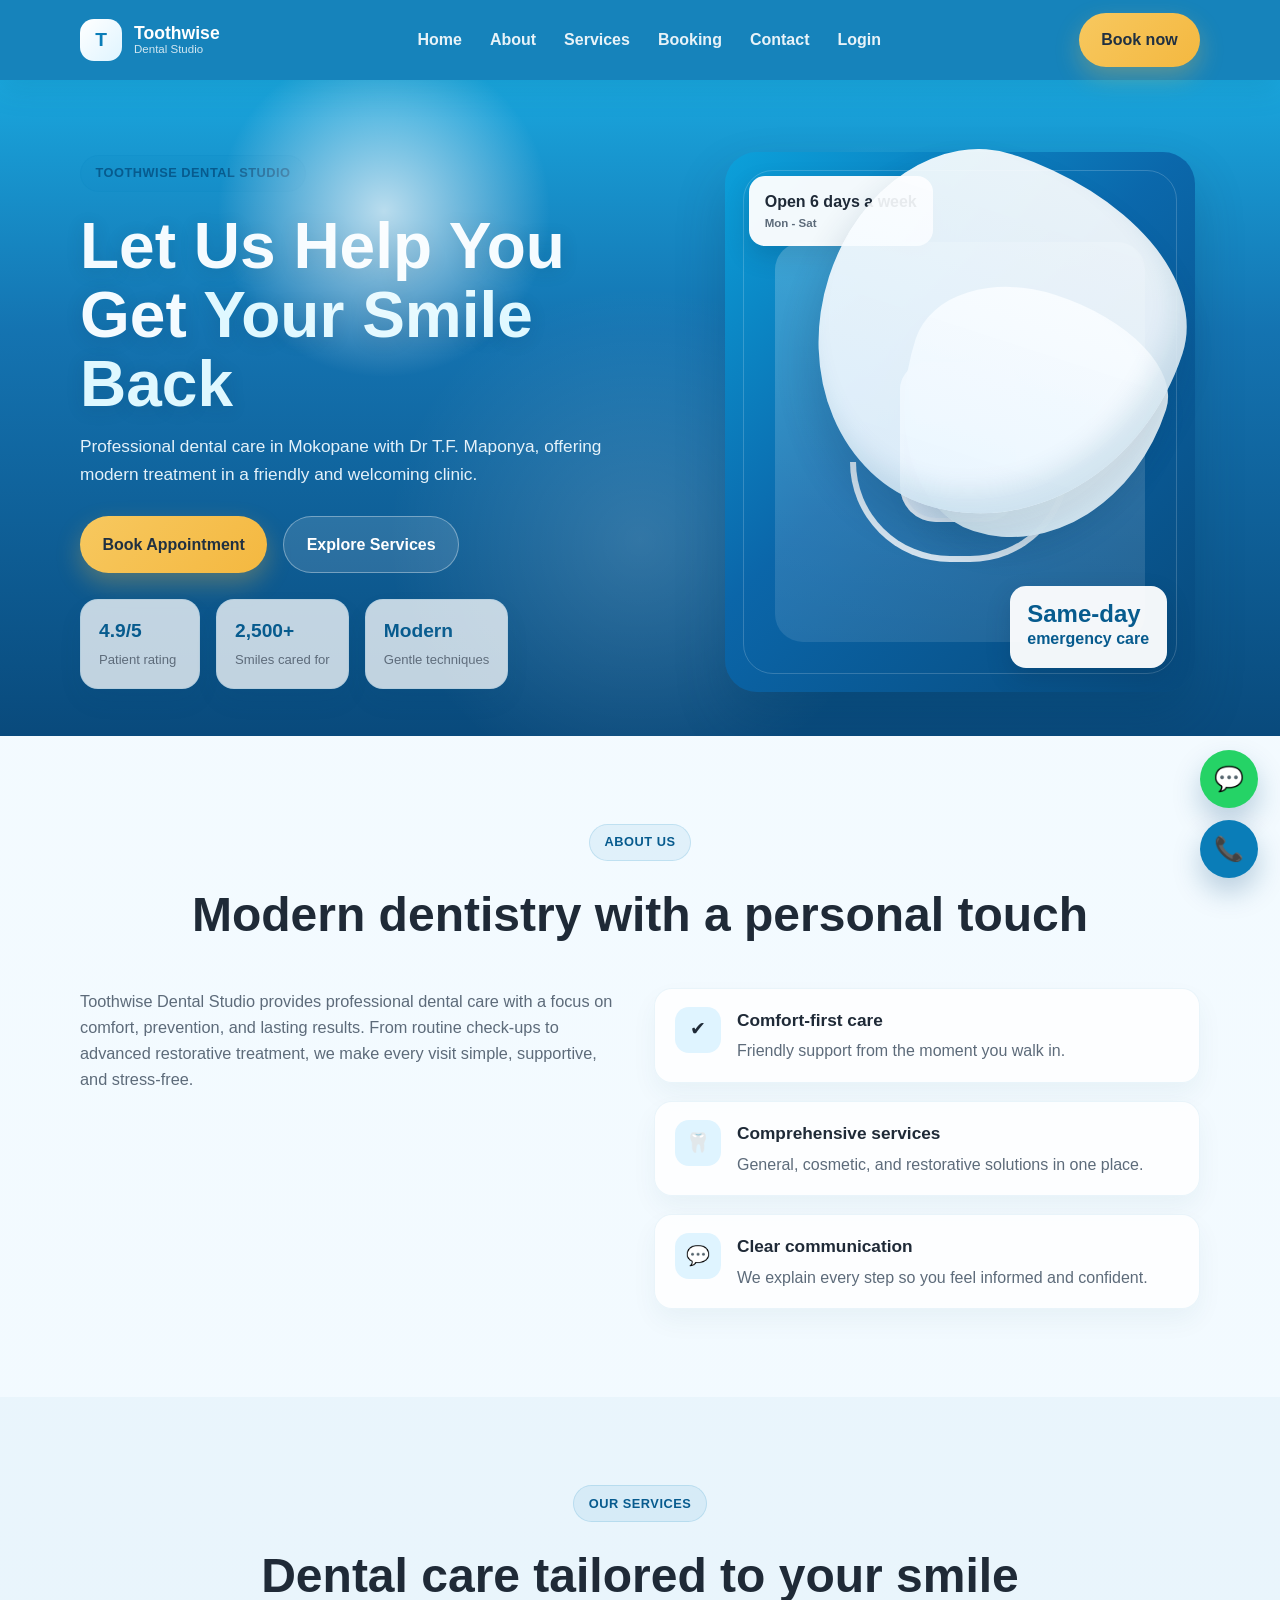
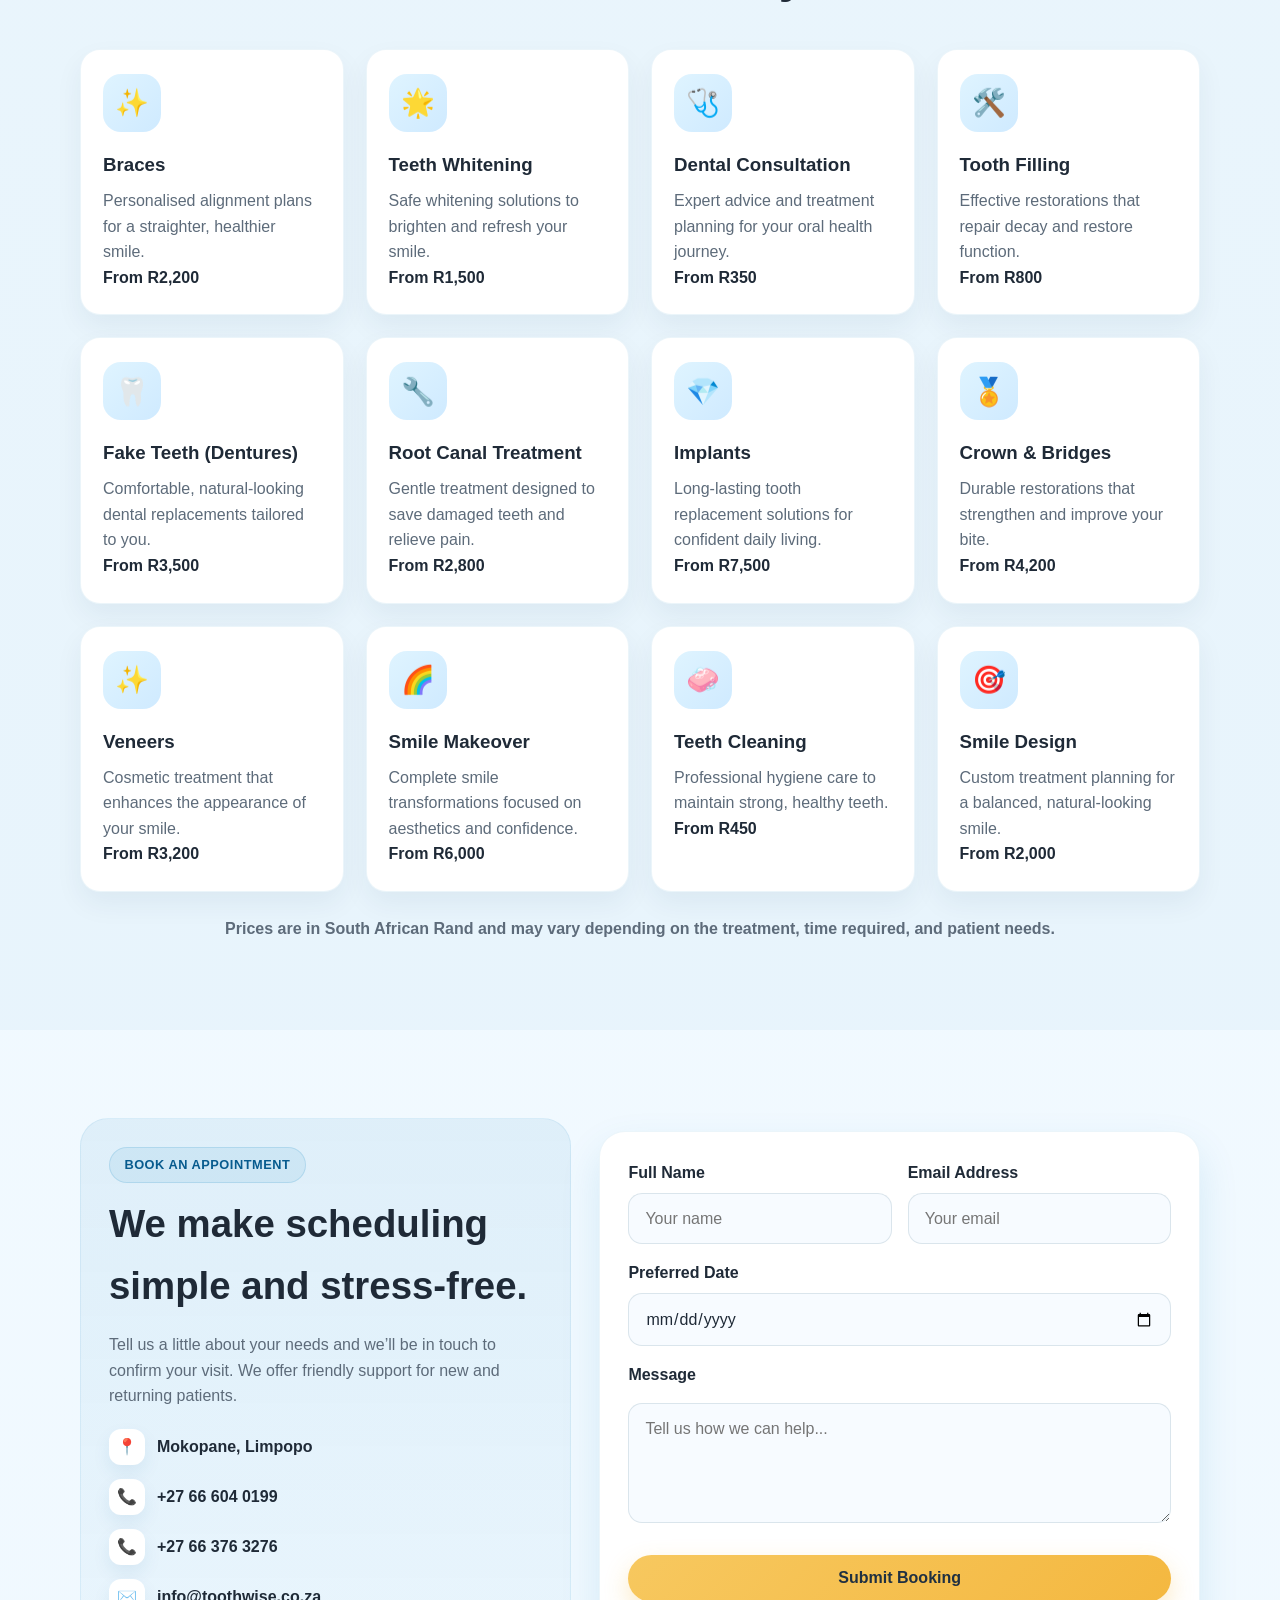
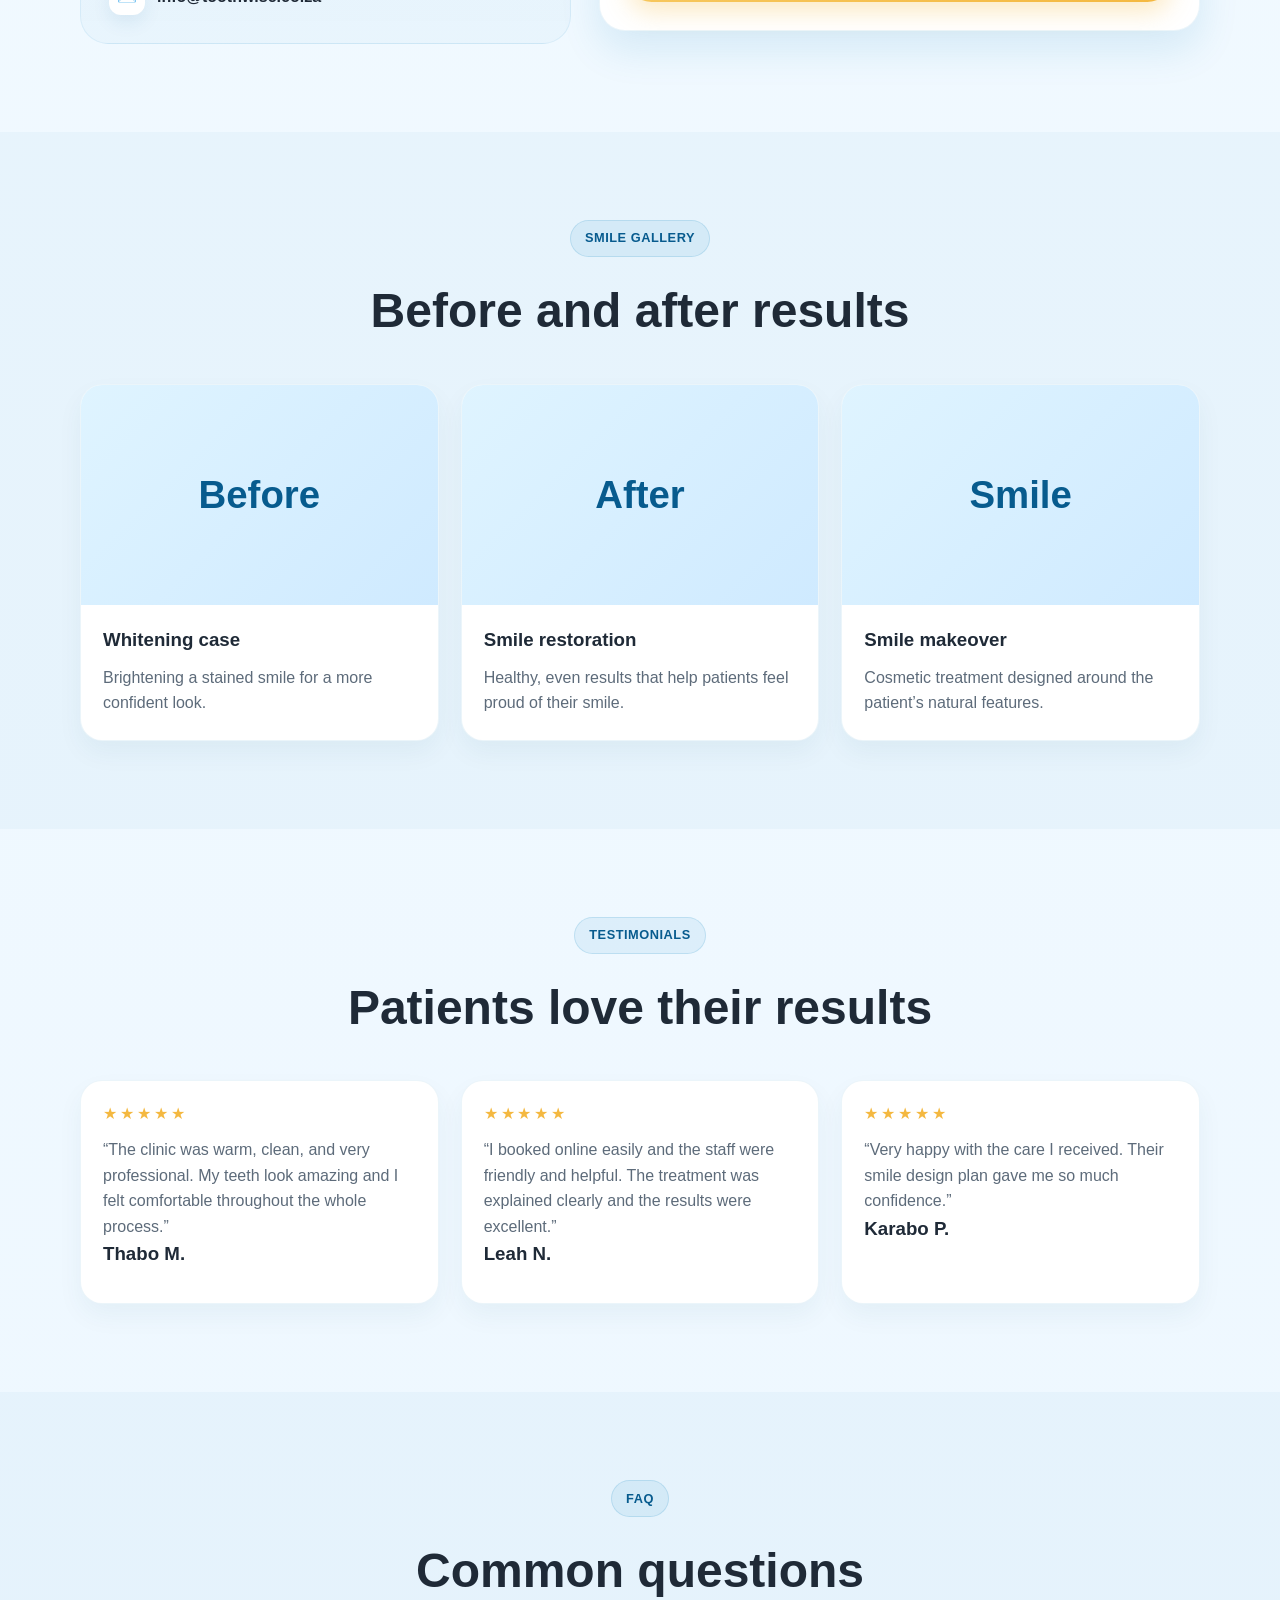
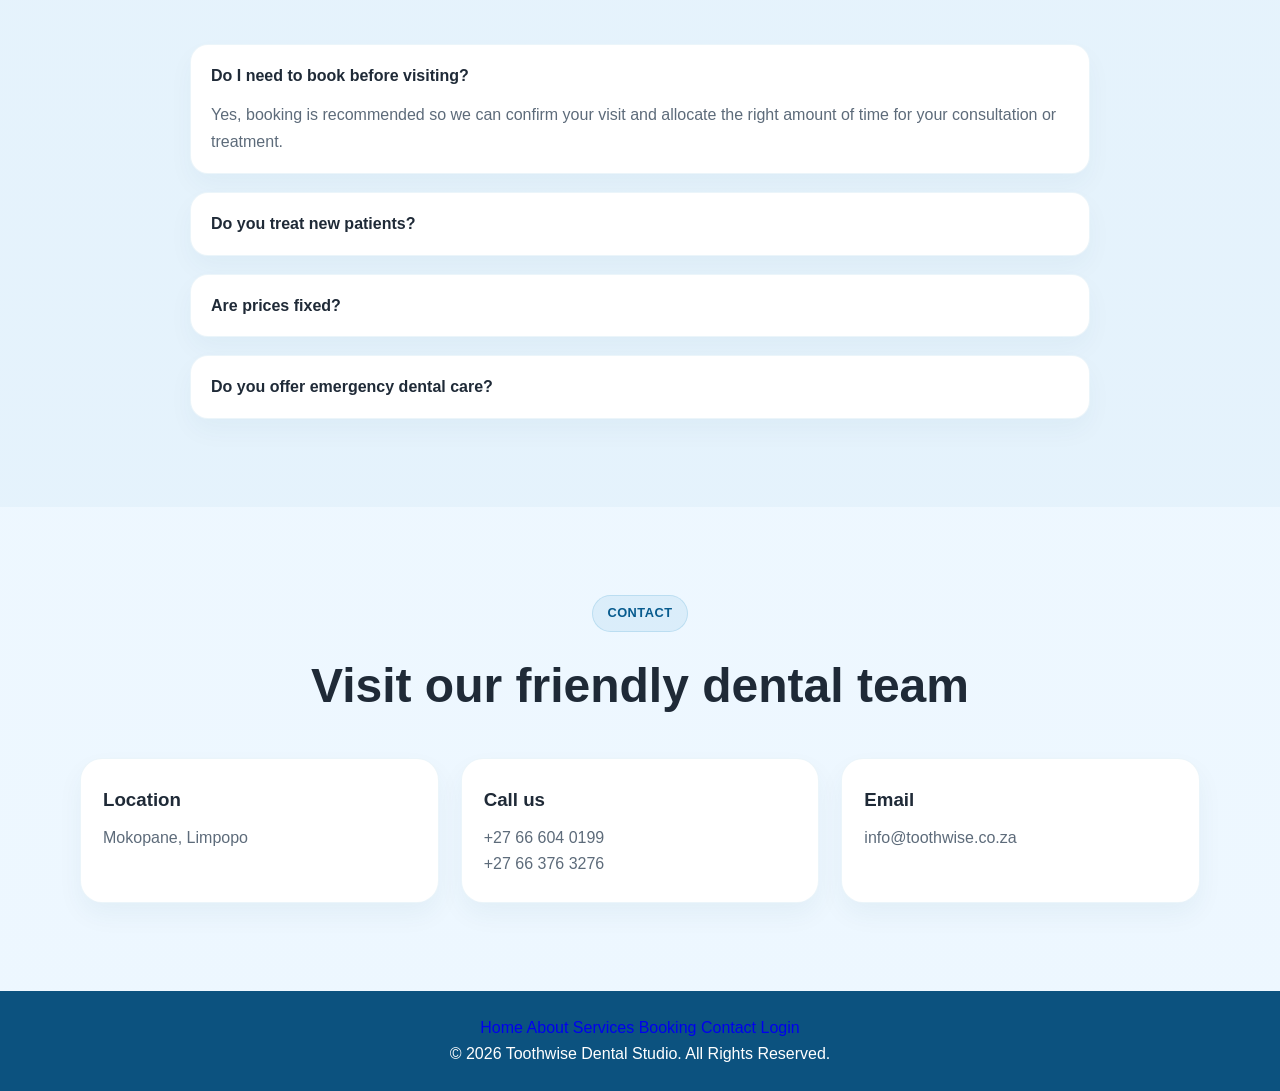
<file: index.html>
<!DOCTYPE html>
<html lang="en">
<head>
    <meta charset="UTF-8">
    <meta http-equiv="refresh" content="0; url=HOME%20.html">
    <meta name="viewport" content="width=device-width, initial-scale=1.0">
    <title>Toothwise Dental Studio</title>
    <style>
        body {
            font-family: Arial, sans-serif;
            background: #f4fbff;
            color: #1f2a37;
            display: grid;
            place-items: center;
            height: 100vh;
            margin: 0;
        }
        .message {
            text-align: center;
            background: white;
            padding: 28px 36px;
            border-radius: 18px;
            box-shadow: 0 18px 40px rgba(10,125,184,0.12);
        }
        a {
            color: #0a7db8;
            text-decoration: none;
            font-weight: 700;
        }
    </style>
</head>
<body>
    <div class="message">
        <p>Redirecting to the homepage...</p>
        <p><a href="HOME%20.html">Click here if you are not redirected.</a></p>
    </div>
</body>
</html>
</file>
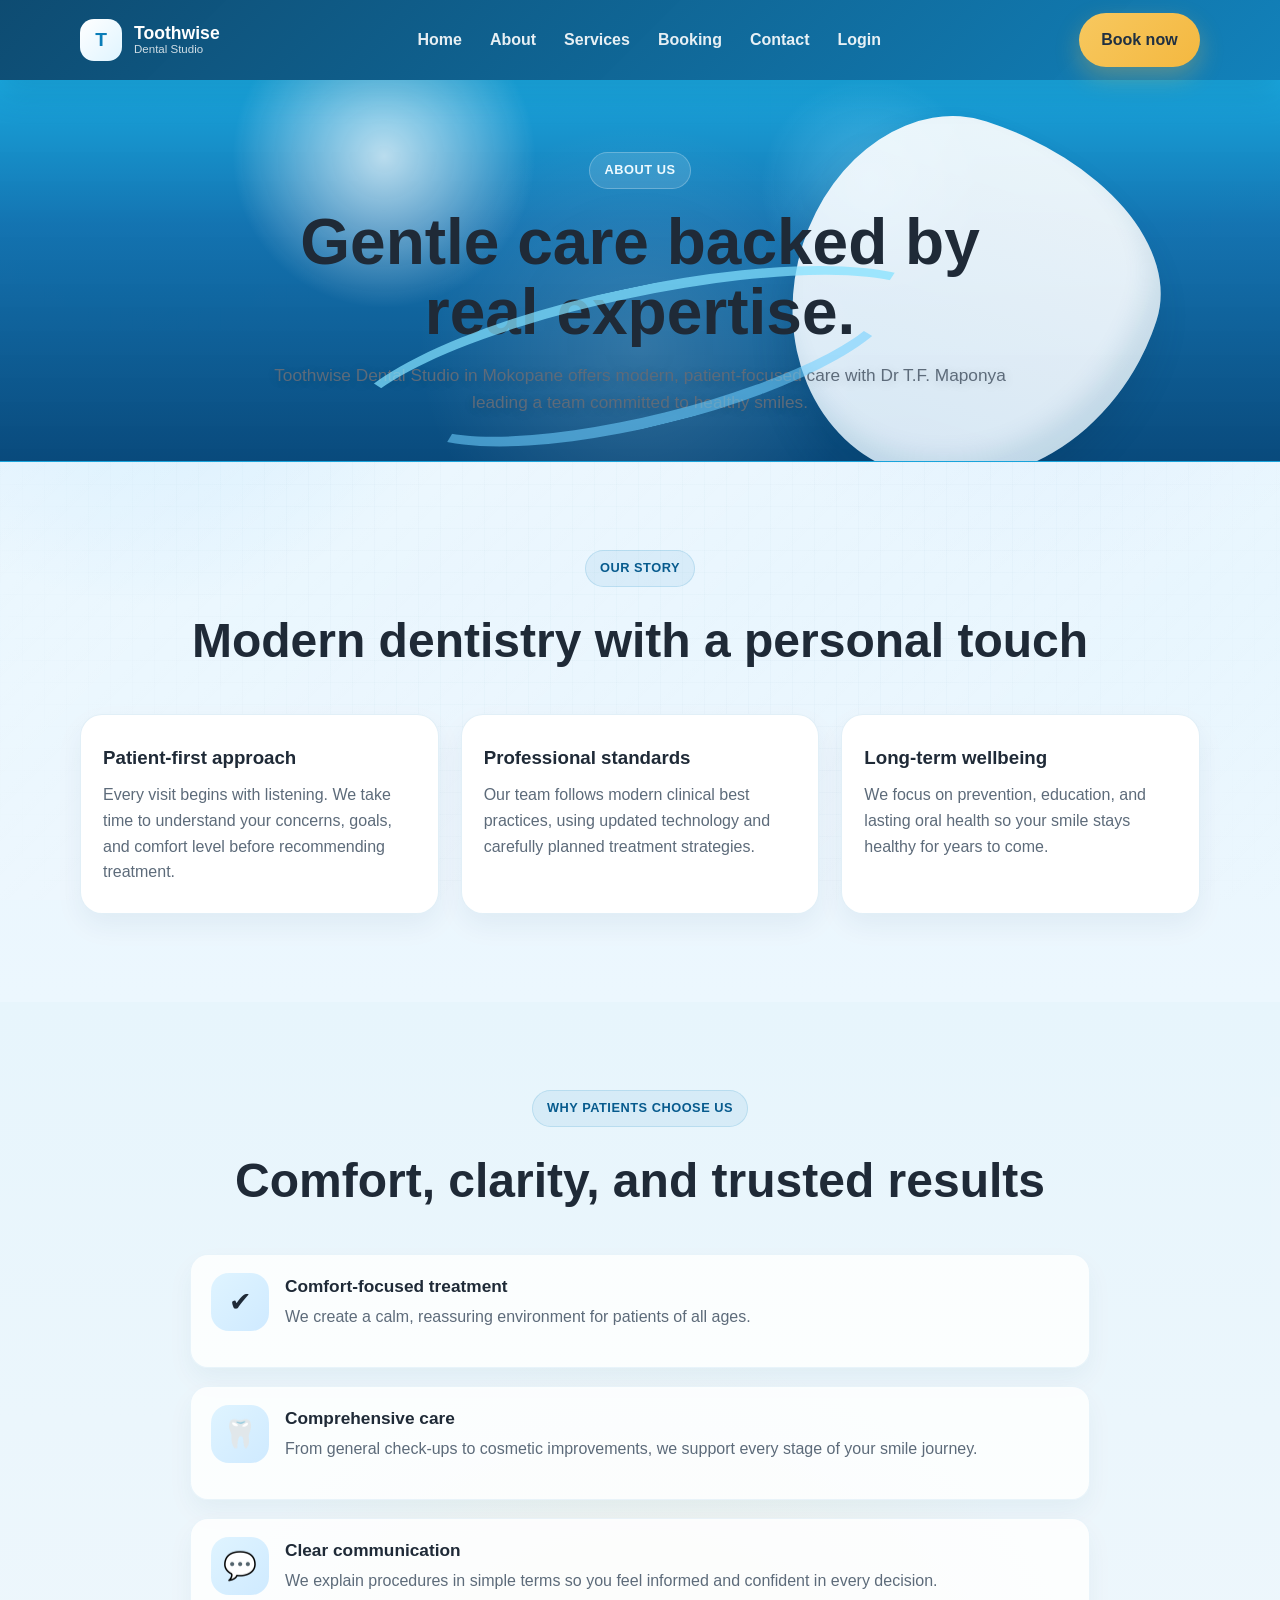
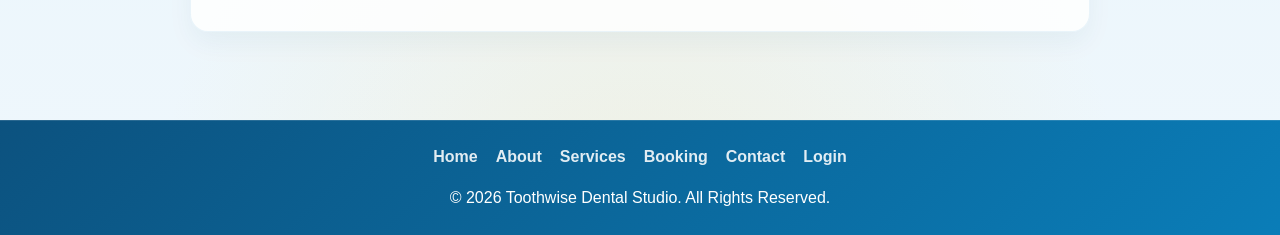
<file: about.html>
<!DOCTYPE html>
<html lang="en">
<head>
    <meta charset="UTF-8">
    <meta name="viewport" content="width=device-width, initial-scale=1.0">
    <title>About Us | Toothwise Dental Studio</title>
    <link rel="stylesheet" href="style.css">
</head>
<body>
    <header class="topbar">
        <div class="container nav">
            <div class="brand" aria-label="Toothwise Dental Studio home">
                <div class="brand-mark">T</div>
                <div class="brand-text">
                    <strong>Toothwise</strong>
                    <small>Dental Studio</small>
                </div>
            </div>

            <nav aria-label="Main navigation">
                <ul class="nav-menu">
                    <li><a href="HOME%20.html">Home</a></li>
                    <li><a href="about.html">About</a></li>
                    <li><a href="services.html">Services</a></li>
                    <li><a href="booking.html">Booking</a></li>
                    <li><a href="contact.html">Contact</a></li>
                    <li><a href="login.html">Login</a></li>
                </ul>
            </nav>

            <div class="header-actions">
                <a class="primary-btn" href="booking.html">Book now</a>
            </div>
        </div>
    </header>

    <main>
        <section class="page-hero">
            <div class="container page-hero-inner">
                <span class="eyebrow">About us</span>
                <h1>Gentle care backed by real expertise.</h1>
                <p>Toothwise Dental Studio in Mokopane offers modern, patient-focused care with Dr T.F. Maponya leading a team committed to healthy smiles.</p>
            </div>
        </section>

        <section class="section">
            <div class="container">
                <div class="section-heading">
                    <span class="eyebrow">Our story</span>
                    <h2>Modern dentistry with a personal touch</h2>
                </div>

                <div class="info-grid">
                    <div class="info-card">
                        <h3>Patient-first approach</h3>
                        <p>Every visit begins with listening. We take time to understand your concerns, goals, and comfort level before recommending treatment.</p>
                    </div>

                    <div class="info-card">
                        <h3>Professional standards</h3>
                        <p>Our team follows modern clinical best practices, using updated technology and carefully planned treatment strategies.</p>
                    </div>

                    <div class="info-card">
                        <h3>Long-term wellbeing</h3>
                        <p>We focus on prevention, education, and lasting oral health so your smile stays healthy for years to come.</p>
                    </div>
                </div>
            </div>
        </section>

        <section class="section" style="background: rgba(14, 124, 179, 0.04);">
            <div class="container">
                <div class="section-heading">
                    <span class="eyebrow">Why patients choose us</span>
                    <h2>Comfort, clarity, and trusted results</h2>
                </div>

                <div class="feature-list" style="max-width: 900px; margin: 0 auto;">
                    <div class="feature-item">
                        <div class="feature-icon">✔</div>
                        <div>
                            <h3>Comfort-focused treatment</h3>
                            <p>We create a calm, reassuring environment for patients of all ages.</p>
                        </div>
                    </div>

                    <div class="feature-item">
                        <div class="feature-icon">🦷</div>
                        <div>
                            <h3>Comprehensive care</h3>
                            <p>From general check-ups to cosmetic improvements, we support every stage of your smile journey.</p>
                        </div>
                    </div>

                    <div class="feature-item">
                        <div class="feature-icon">💬</div>
                        <div>
                            <h3>Clear communication</h3>
                            <p>We explain procedures in simple terms so you feel informed and confident in every decision.</p>
                        </div>
                    </div>
                </div>
            </div>
        </section>
    </main>

    <footer class="footer">
        <div class="container">
            <div class="footer-links">
                <a href="HOME%20.html">Home</a>
                <a href="about.html">About</a>
                <a href="services.html">Services</a>
                <a href="booking.html">Booking</a>
                <a href="contact.html">Contact</a>
                <a href="login.html">Login</a>
            </div>
            <p>© 2026 Toothwise Dental Studio. All Rights Reserved.</p>
        </div>
    </footer>
</body>
</html>
</file>
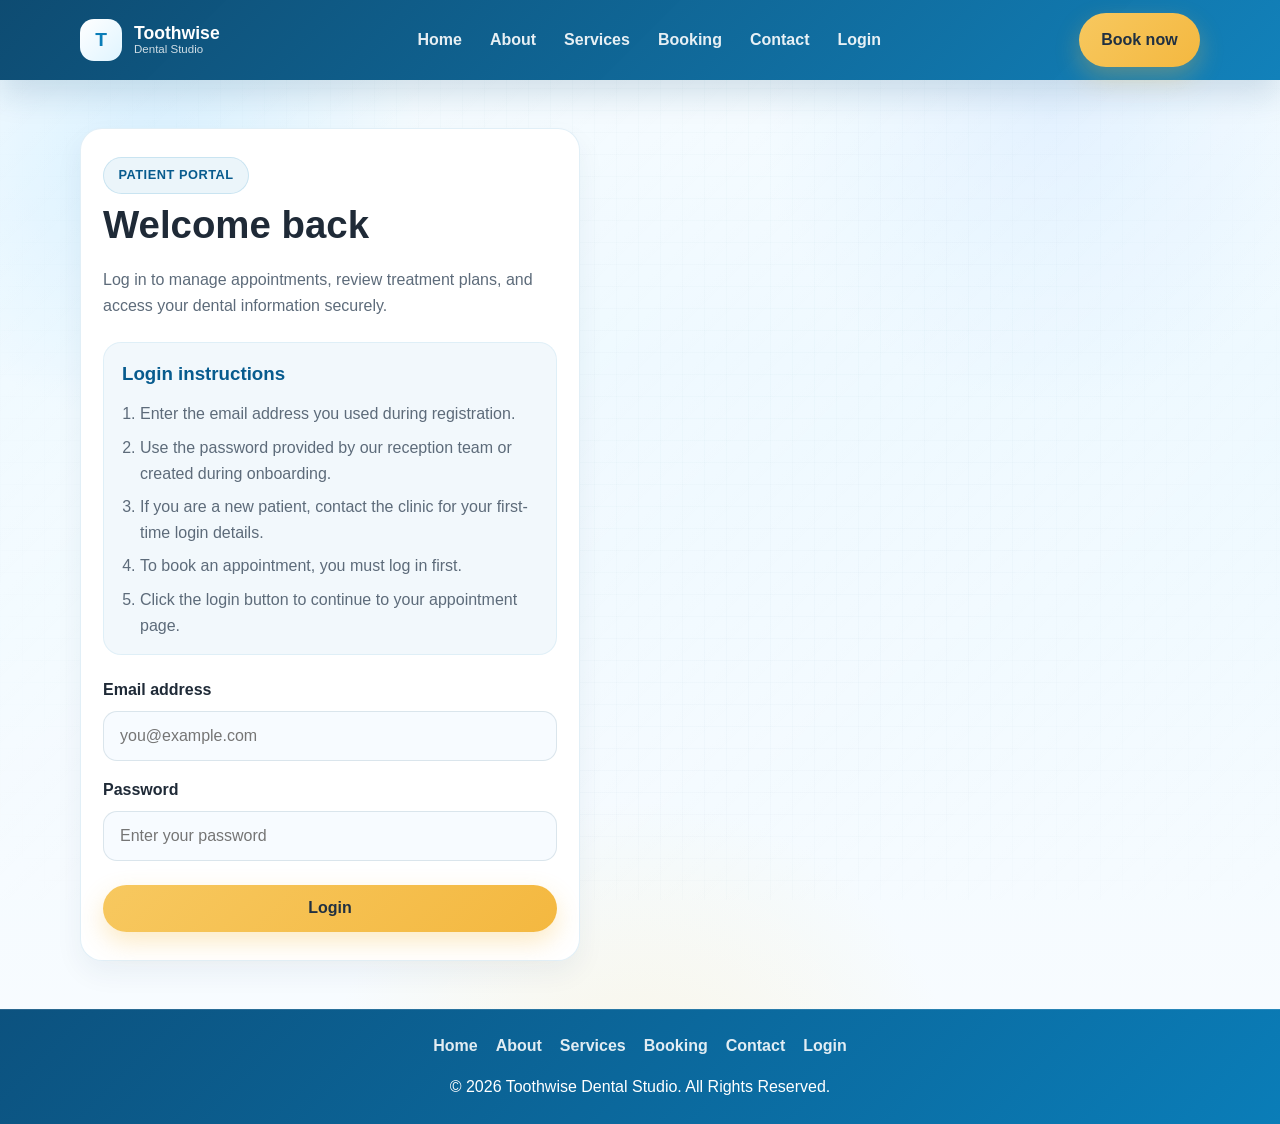
<file: booking.html>
<!DOCTYPE html>
<html lang="en">
<head>
    <meta charset="UTF-8">
    <meta name="viewport" content="width=device-width, initial-scale=1.0">
    <title>Book Appointment | Toothwise Dental Studio</title>
    <link rel="stylesheet" href="style.css">
</head>
<body>
    <header class="topbar">
        <div class="container nav">
            <div class="brand" aria-label="Toothwise Dental Studio home">
                <div class="brand-mark">T</div>
                <div class="brand-text">
                    <strong>Toothwise</strong>
                    <small>Dental Studio</small>
                </div>
            </div>

            <nav aria-label="Main navigation">
                <ul class="nav-menu">
                    <li><a href="HOME%20.html">Home</a></li>
                    <li><a href="about.html">About</a></li>
                    <li><a href="services.html">Services</a></li>
                    <li><a href="booking.html">Booking</a></li>
                    <li><a href="contact.html">Contact</a></li>
                    <li><a href="login.html">Login</a></li>
                </ul>
            </nav>

            <div class="header-actions">
                <a class="primary-btn" href="login.html">Patient login</a>
            </div>
        </div>
    </header>

    <main>
        <section class="page-hero">
            <div class="container page-hero-inner">
                <span class="eyebrow">Book an appointment</span>
                <h1>We make scheduling simple and stress-free.</h1>
                <p>Share your details and we will confirm the best appointment time for your dental care needs.</p>
            </div>
        </section>

        <section class="section">
            <div class="container booking-layout">
                <div class="booking-info">
                    <span class="eyebrow">Why book with us?</span>
                    <h2>Friendly care, straightforward scheduling.</h2>
                    <p>We welcome new and returning patients and aim to make every visit comfortable, clear, and efficient.</p>

                    <div class="contact-points">
                        <div class="contact-point"><span>📍</span> Mokopane, Limpopo</div>
                        <div class="contact-point"><span>📞</span> +27 12 345 6789</div>
                        <div class="contact-point"><span>✉️</span> info@toothwise.co.za</div>
                    </div>
                </div>

                <form class="booking-form" id="bookingForm" onsubmit="bookAppointment(event)">
                    <div class="form-row">
                        <div class="form-field">
                            <label for="name">Full Name</label>
                            <input id="name" type="text" placeholder="Your name" required>
                        </div>
                        <div class="form-field">
                            <label for="email">Email Address</label>
                            <input id="email" type="email" placeholder="Your email" required>
                        </div>
                    </div>

                    <div class="form-field">
                        <label for="date">Preferred Date</label>
                        <input id="date" type="date" required>
                    </div>

                    <div class="form-field">
                        <label for="message">Message</label>
                        <textarea id="message" placeholder="Tell us how we can help..."></textarea>
                    </div>

                    <div id="confirmationMessage" class="confirmation-message" style="display: none;">
                        <strong>Appointment submitted successfully.</strong>
                        <p>Thank you for booking with Toothwise Dental Studio. Our team will contact you soon to confirm your appointment.</p>
                    </div>

                    <button class="submit-btn" type="submit">Submit Booking</button>
                </form>
            </div>
        </section>
    </main>

    <footer class="footer">
        <div class="container">
            <div class="footer-links">
                <a href="HOME%20.html">Home</a>
                <a href="about.html">About</a>
                <a href="services.html">Services</a>
                <a href="booking.html">Booking</a>
                <a href="contact.html">Contact</a>
                <a href="login.html">Login</a>
            </div>
            <p>© 2026 Toothwise Dental Studio. All Rights Reserved.</p>
        </div>
    </footer>

    <script>
        if (localStorage.getItem('toothwise_logged_in') !== 'true') {
            alert('Please log in before booking an appointment.');
            window.location.href = 'login.html';
        }

        function getNextAvailableSlot(dateValue) {
            const baseDate = dateValue ? new Date(dateValue + 'T00:00:00') : new Date();
            const slotOptions = ['09:00 AM', '10:30 AM', '12:00 PM', '02:00 PM', '04:30 PM'];

            if (Number.isNaN(baseDate.getTime())) {
                return 'Monday, 09:00 AM';
            }

            const formattedDate = baseDate.toLocaleDateString('en-ZA', {
                weekday: 'long',
                day: 'numeric',
                month: 'short',
                year: 'numeric'
            });

            const slot = slotOptions[baseDate.getDate() % slotOptions.length];
            return `${formattedDate} at ${slot}`;
        }

        function bookAppointment(event) {
            event.preventDefault();

            const dateValue = document.getElementById('date').value;
            const confirmationMessage = document.getElementById('confirmationMessage');
            const nextSlot = getNextAvailableSlot(dateValue);

            confirmationMessage.innerHTML = `
                <strong>Appointment submitted successfully.</strong>
                <p>Thank you for booking with Toothwise Dental Studio. Our team will contact you soon to confirm your appointment.</p>
                <p><strong>Next available slot:</strong> ${nextSlot}</p>
            `;

            confirmationMessage.style.display = 'block';
            event.target.reset();
        }
    </script>
</body>
</html>
</file>
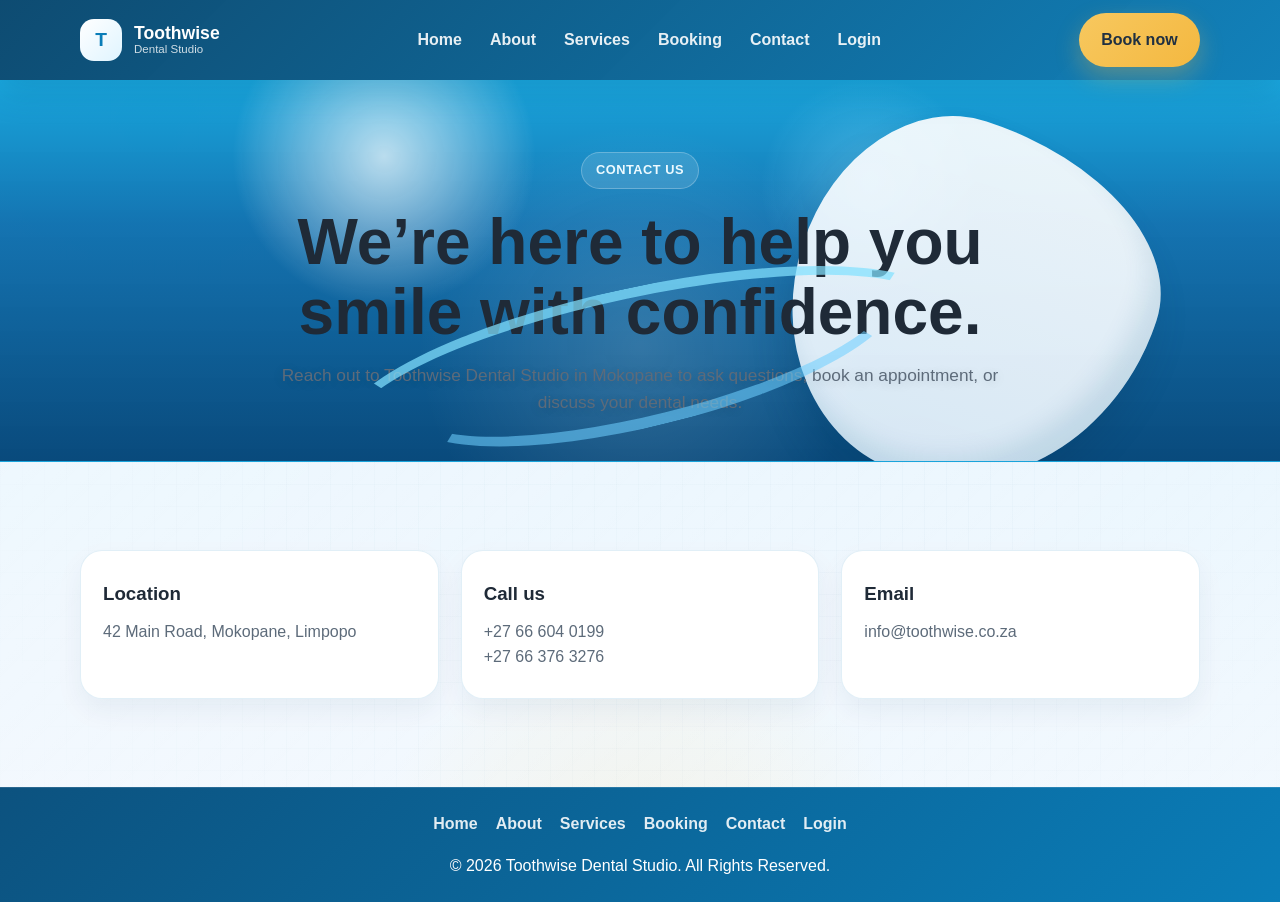
<file: contact.html>
<!DOCTYPE html>
<html lang="en">
<head>
    <meta charset="UTF-8">
    <meta name="viewport" content="width=device-width, initial-scale=1.0">
    <title>Contact | Toothwise Dental Studio</title>
    <link rel="stylesheet" href="style.css">
</head>
<body>
    <header class="topbar">
        <div class="container nav">
            <div class="brand" aria-label="Toothwise Dental Studio home">
                <div class="brand-mark">T</div>
                <div class="brand-text">
                    <strong>Toothwise</strong>
                    <small>Dental Studio</small>
                </div>
            </div>

            <nav aria-label="Main navigation">
                <ul class="nav-menu">
                    <li><a href="HOME%20.html">Home</a></li>
                    <li><a href="about.html">About</a></li>
                    <li><a href="services.html">Services</a></li>
                    <li><a href="booking.html">Booking</a></li>
                    <li><a href="contact.html">Contact</a></li>
                    <li><a href="login.html">Login</a></li>
                </ul>
            </nav>

            <div class="header-actions">
                <a class="primary-btn" href="booking.html">Book now</a>
            </div>
        </div>
    </header>

    <main>
        <section class="page-hero">
            <div class="container page-hero-inner">
                <span class="eyebrow">Contact us</span>
                <h1>We’re here to help you smile with confidence.</h1>
                <p>Reach out to Toothwise Dental Studio in Mokopane to ask questions, book an appointment, or discuss your dental needs.</p>
            </div>
        </section>

        <section class="section">
            <div class="container contact-grid">
                <div class="contact-card">
                    <h3>Location</h3>
                    <p>42 Main Road, Mokopane, Limpopo</p>
                </div>

                <div class="contact-card">
                    <h3>Call us</h3>
                    <p>+27 66 604 0199</p>
                    <p>+27 66 376 3276</p>
                </div>

                <div class="contact-card">
                    <h3>Email</h3>
                    <p>info@toothwise.co.za</p>
                </div>
            </div>
        </section>
    </main>

    <footer class="footer">
        <div class="container">
            <div class="footer-links">
                <a href="HOME%20.html">Home</a>
                <a href="about.html">About</a>
                <a href="services.html">Services</a>
                <a href="booking.html">Booking</a>
                <a href="contact.html">Contact</a>
                <a href="login.html">Login</a>
            </div>
            <p>© 2026 Toothwise Dental Studio. All Rights Reserved.</p>
        </div>
    </footer>
</body>
</html>
</file>
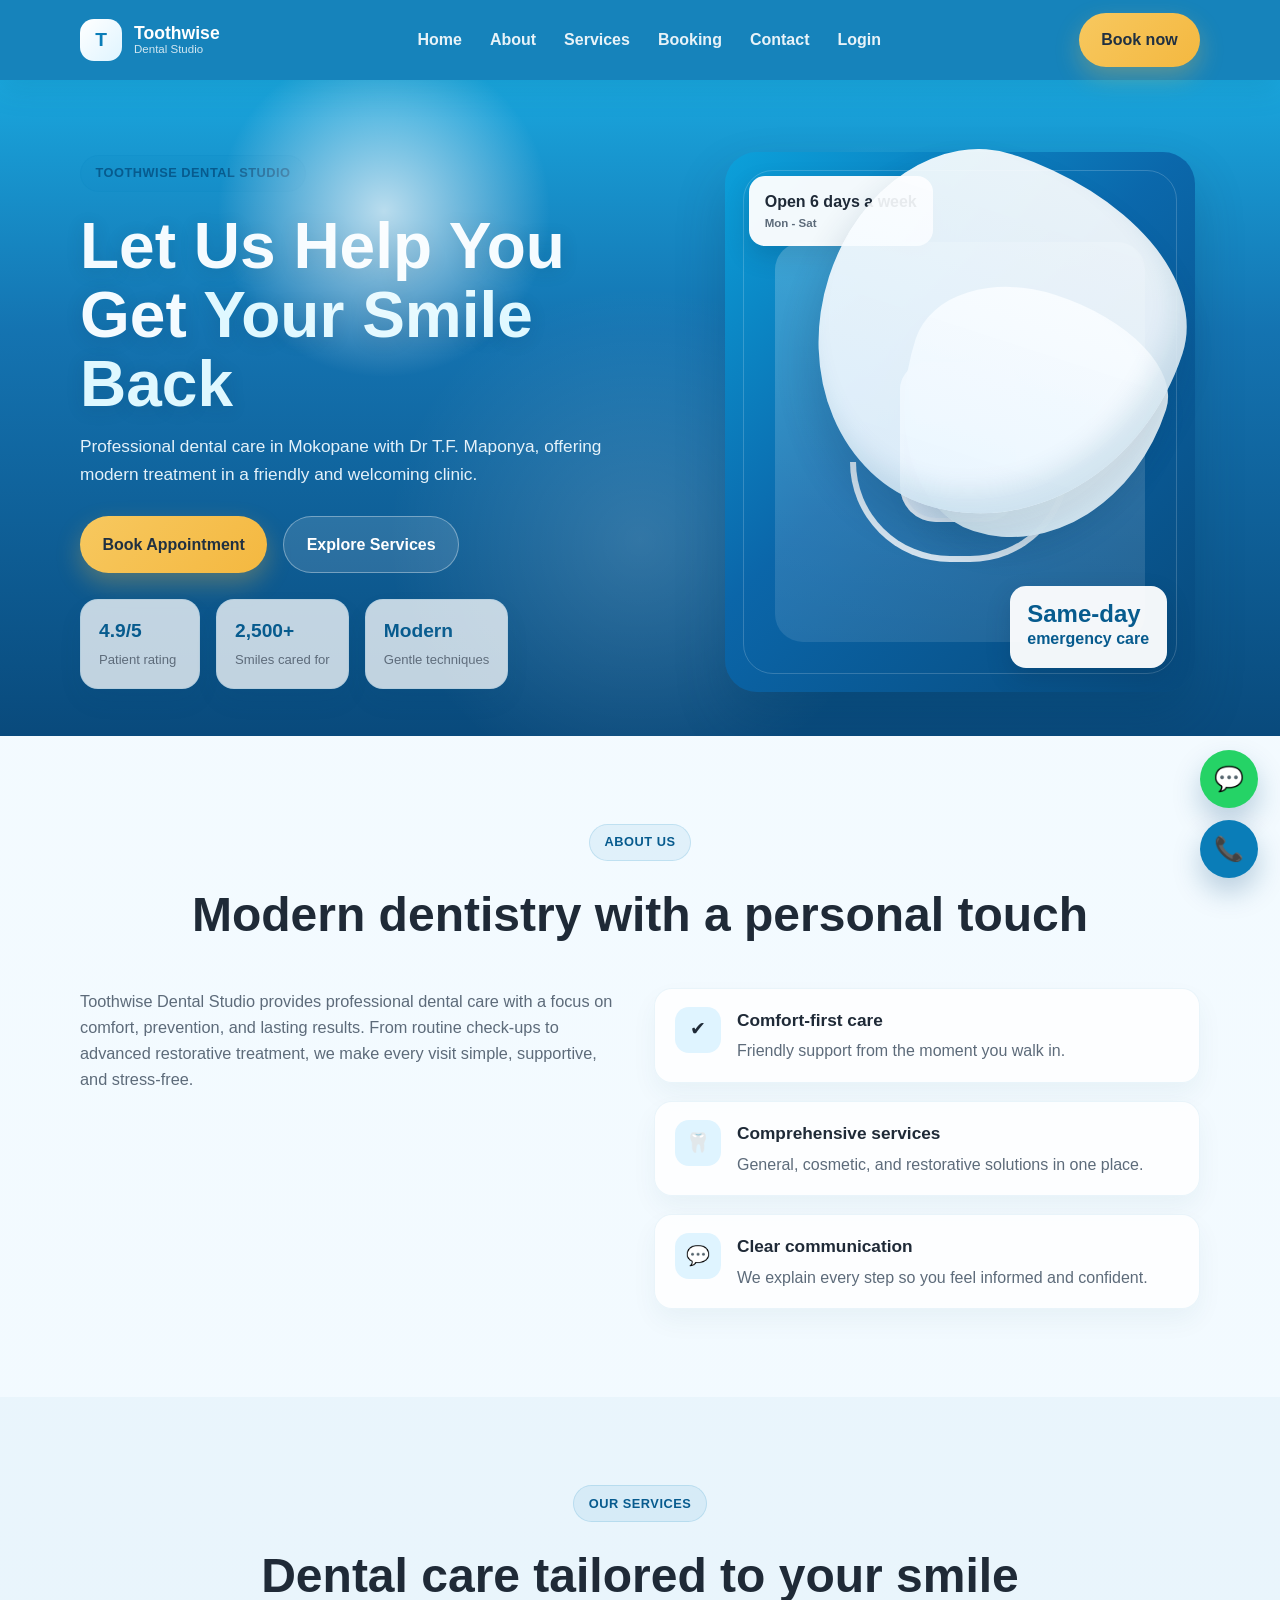
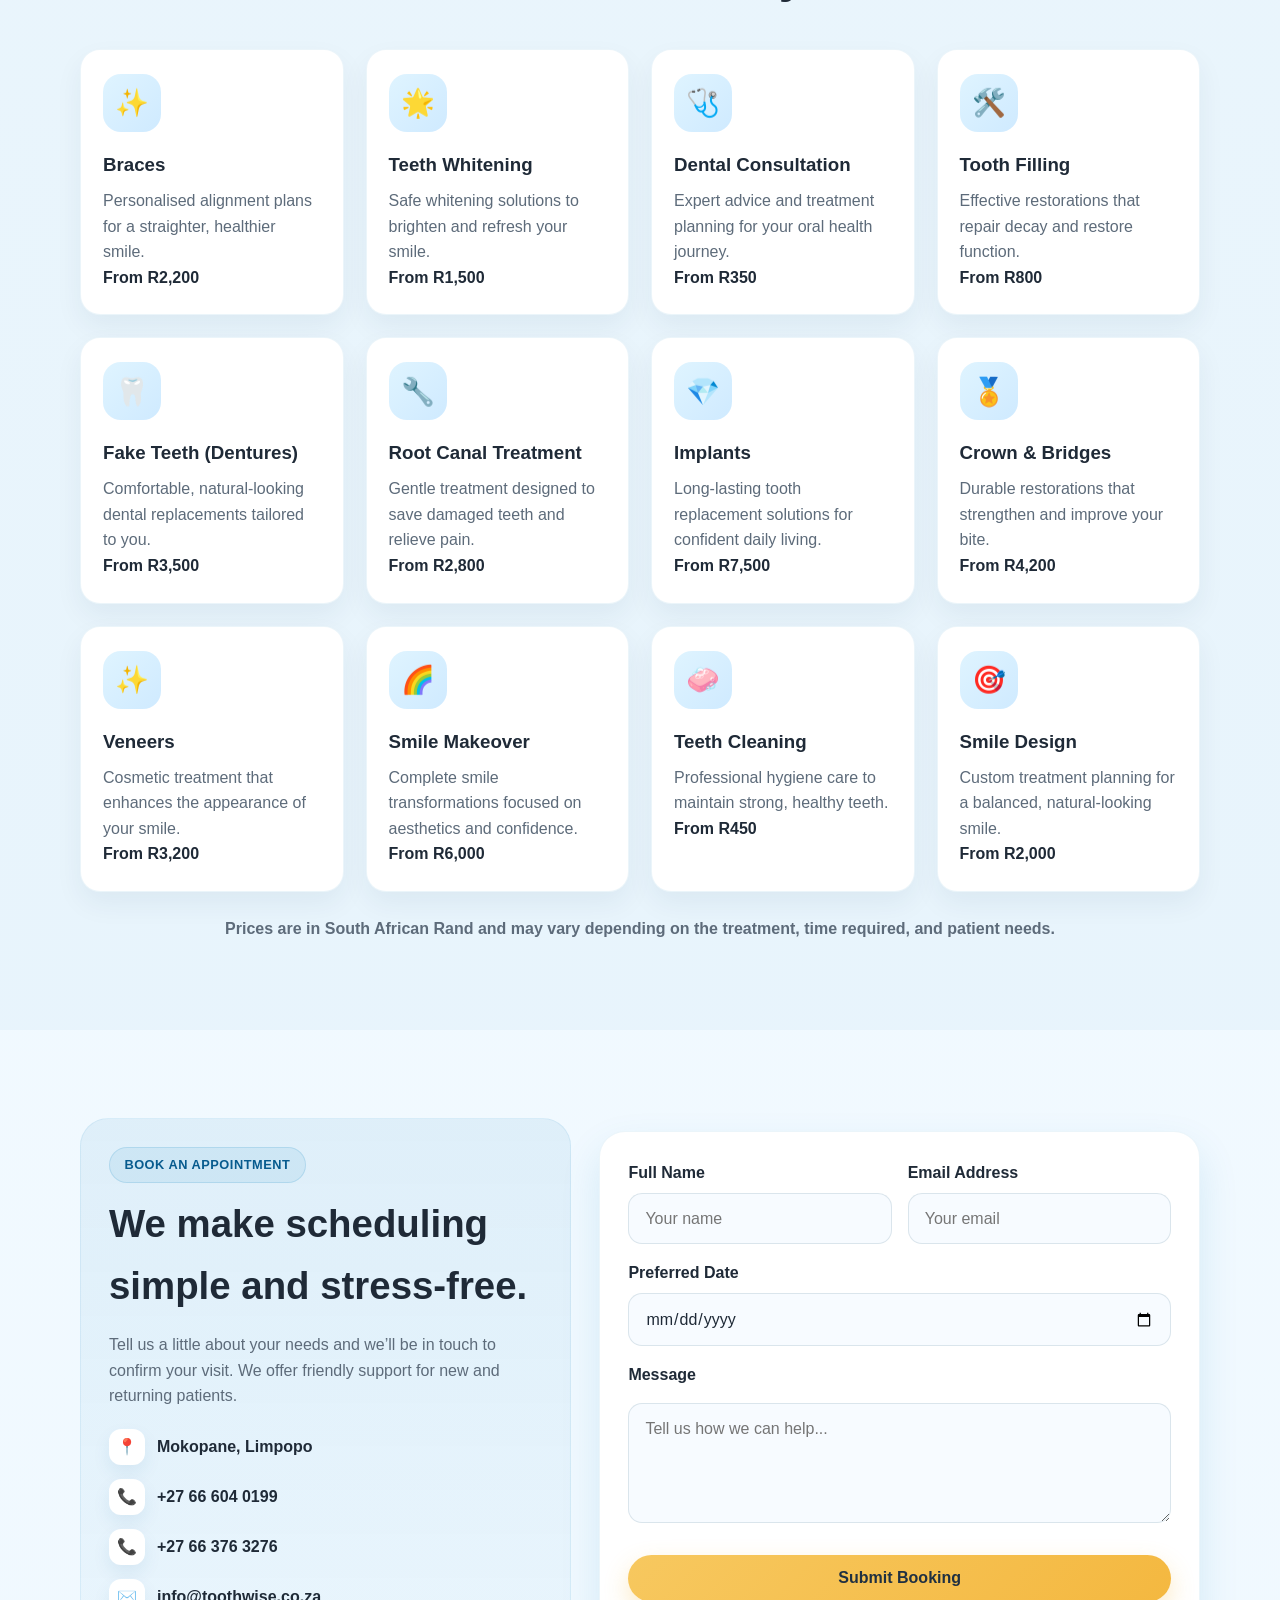
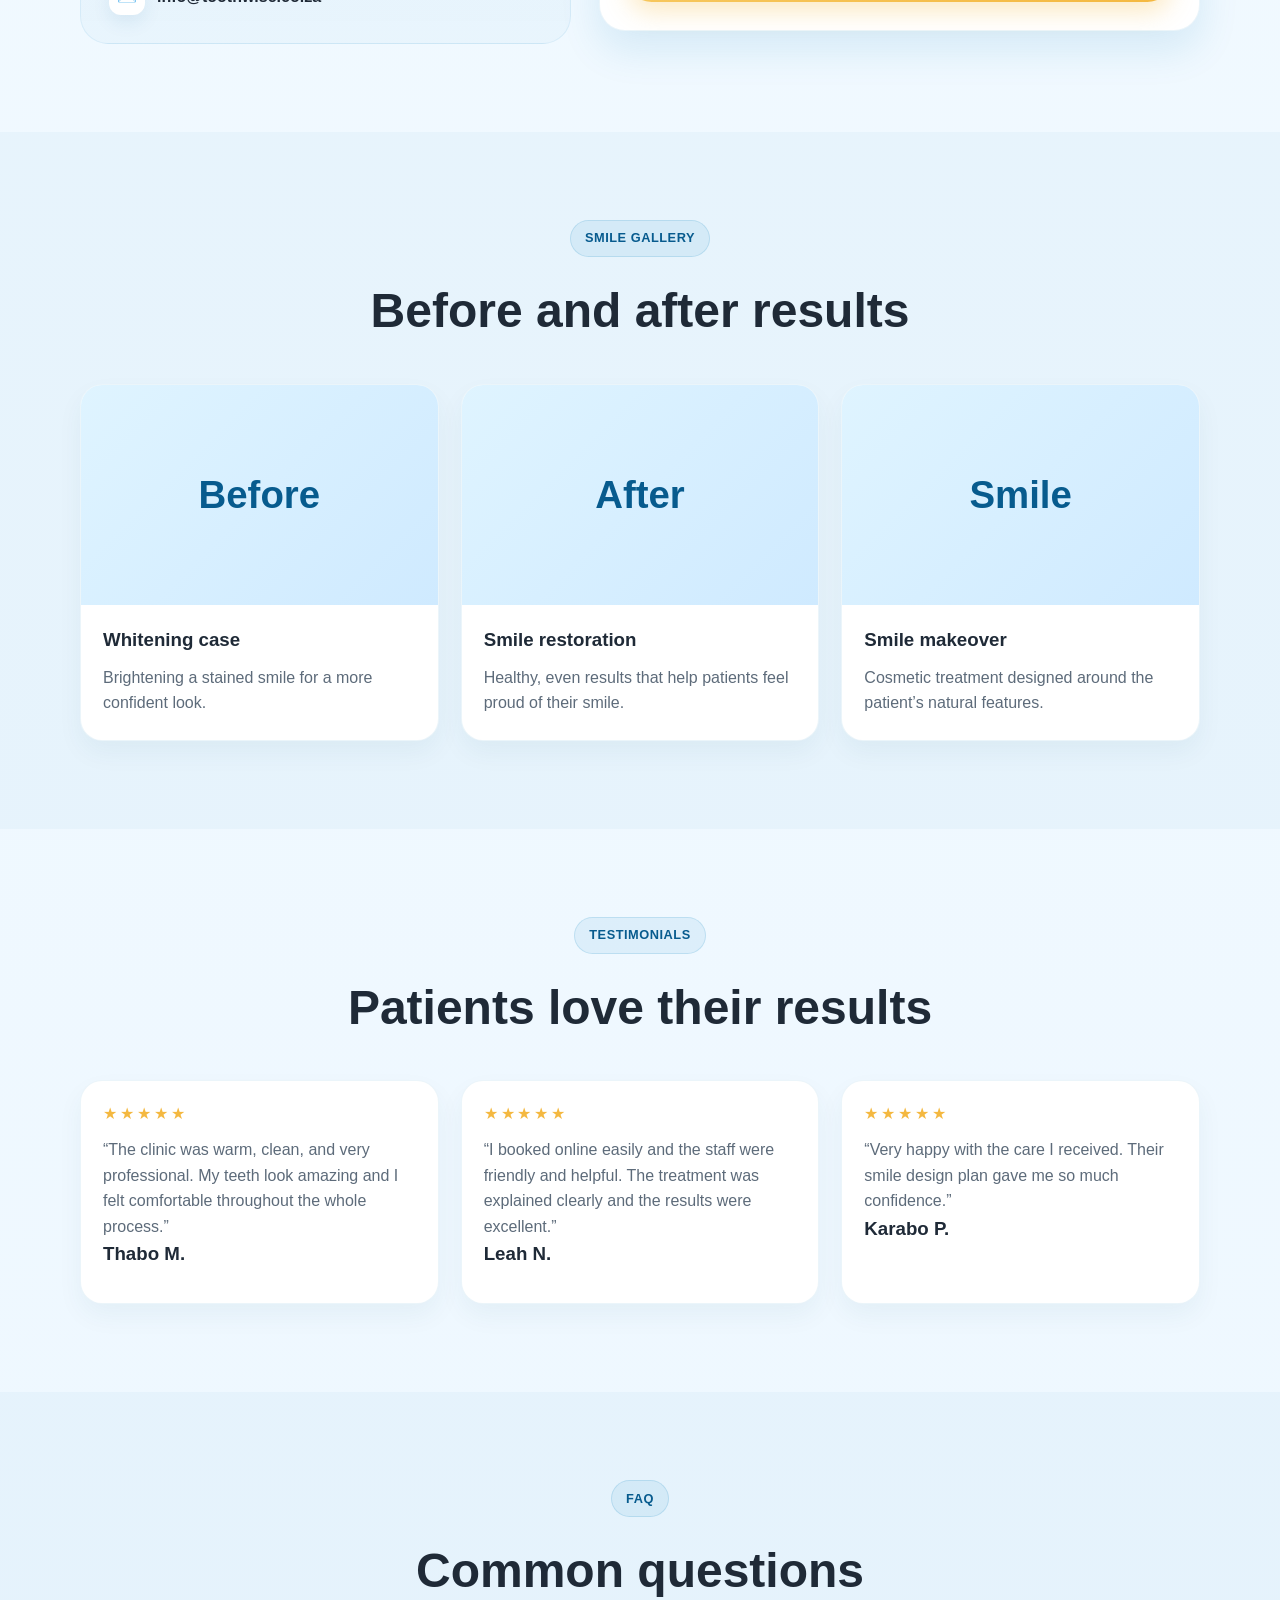
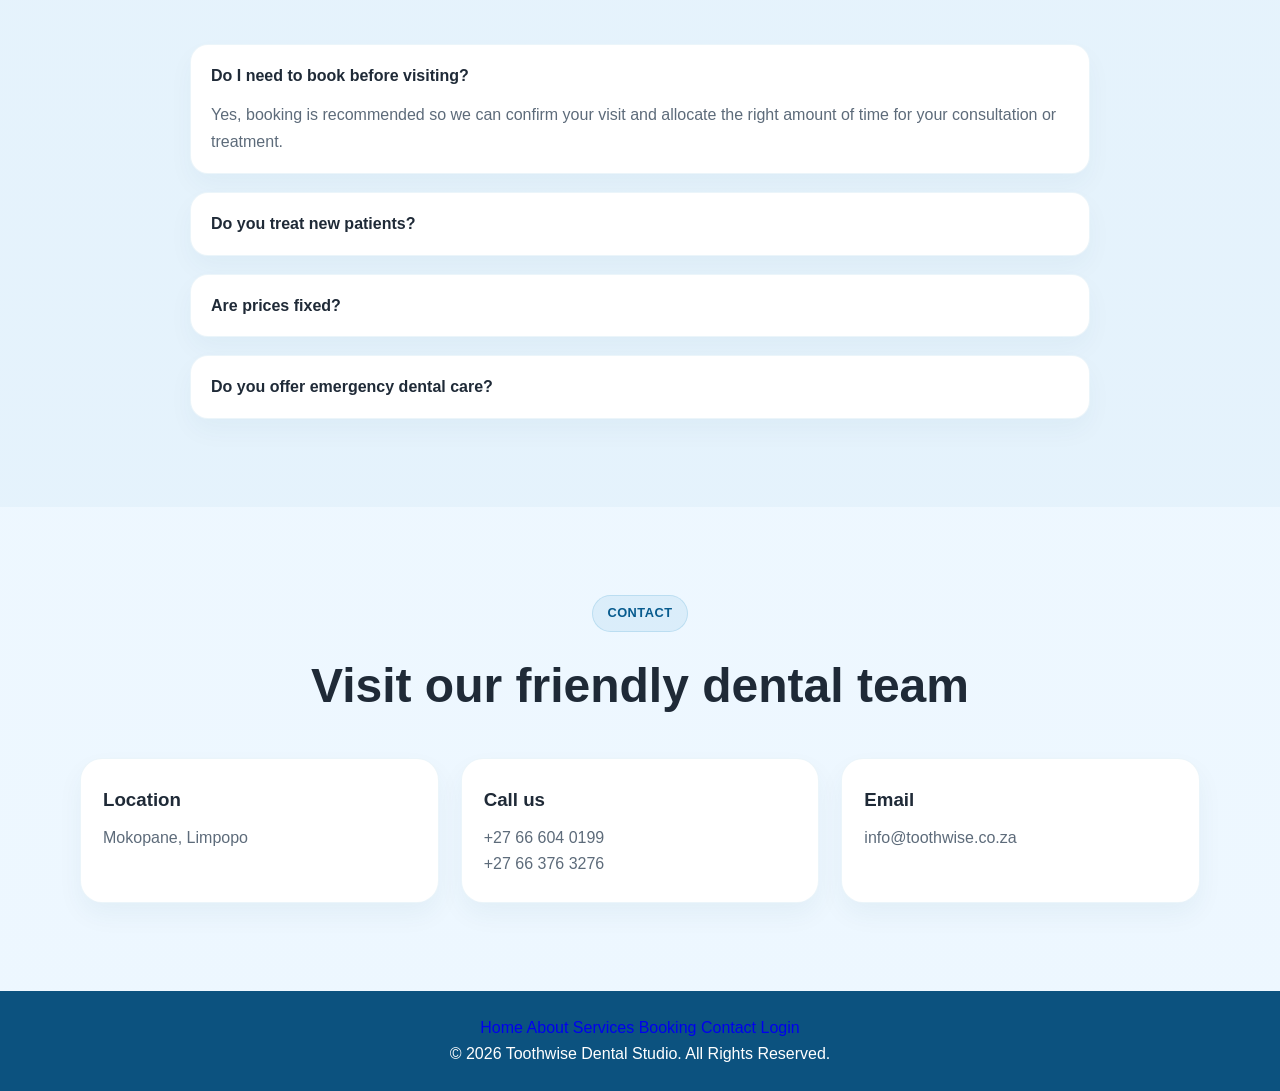
<file: HOME .html>
<!DOCTYPE html>
<html lang="en">
<head>
<meta charset="UTF-8">
<meta name="viewport" content="width=device-width, initial-scale=1.0">
<title>Toothwise Dental Studio</title>

<style>
:root {
    --primary: #0a7db8;
    --primary-dark: #075b8e;
    --primary-soft: #dff4ff;
    --accent: #f7c85f;
    --text: #1f2a37;
    --muted: #5d6b7a;
    --bg: #f5fbff;
    --white: #ffffff;
    --card-shadow: 0 18px 40px rgba(10, 125, 184, 0.12);
}

* {
    margin: 0;
    padding: 0;
    box-sizing: border-box;
    font-family: Arial, sans-serif;
}

html {
    scroll-behavior: smooth;
}

body {
    background: linear-gradient(180deg, #f4fbff 0%, #edf7ff 100%);
    color: var(--text);
    line-height: 1.6;
}

a {
    text-decoration: none;
}

img {
    max-width: 100%;
    display: block;
}

.container {
    width: min(1120px, calc(100% - 32px));
    margin: 0 auto;
}

.topbar {
    background: rgba(10, 125, 184, 0.95);
    backdrop-filter: blur(10px);
    position: sticky;
    top: 0;
    z-index: 20;
    box-shadow: 0 10px 30px rgba(4, 70, 110, 0.12);
}

.nav {
    display: flex;
    align-items: center;
    justify-content: space-between;
    min-height: 80px;
    gap: 20px;
}

.brand {
    display: flex;
    align-items: center;
    gap: 12px;
    color: var(--white);
}

.brand-mark {
    width: 42px;
    height: 42px;
    border-radius: 14px;
    background: linear-gradient(135deg, #ffffff 0%, #dff4ff 100%);
    color: var(--primary);
    display: grid;
    place-items: center;
    font-weight: 700;
    font-size: 1.2rem;
}

.brand-text {
    display: flex;
    flex-direction: column;
    line-height: 1.1;
}

.brand-text strong {
    font-size: 1.1rem;
}

.brand-text small {
    font-size: 0.72rem;
    opacity: 0.8;
}

.nav-menu {
    display: flex;
    align-items: center;
    gap: 28px;
    list-style: none;
}

.nav-menu a {
    color: rgba(255, 255, 255, 0.9);
    font-weight: 600;
    transition: color 0.2s ease;
}

.nav-menu a:hover {
    color: var(--white);
}

.nav-cta,
.primary-btn,
.secondary-btn,
.submit-btn {
    display: inline-flex;
    align-items: center;
    justify-content: center;
    border-radius: 999px;
    padding: 0.9rem 1.4rem;
    font-weight: 700;
    transition: transform 0.2s ease, box-shadow 0.2s ease;
}

.nav-cta,
.primary-btn,
.submit-btn {
    background: linear-gradient(135deg, var(--accent) 0%, #f4b840 100%);
    color: #203041;
    box-shadow: 0 10px 25px rgba(244, 184, 64, 0.3);
}

.secondary-btn {
    background: rgba(255, 255, 255, 0.12);
    color: var(--white);
    border: 1px solid rgba(255, 255, 255, 0.35);
}

.nav-cta:hover,
.primary-btn:hover,
.secondary-btn:hover,
.submit-btn:hover {
    transform: translateY(-2px);
}

.hero {
    padding: 72px 0 44px;
    background:
        linear-gradient(180deg, rgba(12, 161, 219, 0.94) 0%, rgba(11, 110, 174, 0.96) 38%, rgba(9, 74, 124, 1) 100%);
    position: relative;
    overflow: hidden;
}

.hero::before {
    content: "";
    position: absolute;
    inset: 0;
    background:
        radial-gradient(circle at 30% 20%, rgba(255,255,255,0.7), transparent 16%),
        radial-gradient(circle at 68% 28%, rgba(142, 225, 255, 0.38), transparent 12%),
        radial-gradient(circle at 50% 70%, rgba(255,255,255,0.15), transparent 32%);
    pointer-events: none;
}

.hero::after {
    content: "";
    position: absolute;
    right: 8%;
    top: 12%;
    width: 360px;
    height: 360px;
    border-radius: 38% 62% 55% 45% / 48% 38% 62% 52%;
    background: linear-gradient(180deg, rgba(255,255,255,0.95), rgba(233,245,255,0.96));
    box-shadow: inset -18px -18px 25px rgba(12, 88, 135, 0.12), 0 24px 42px rgba(7, 47, 76, 0.18);
    transform: rotate(18deg);
    opacity: 0.96;
    pointer-events: none;
}

.hero-grid {
    display: grid;
    grid-template-columns: 1.1fr 0.9fr;
    align-items: center;
    gap: 52px;
}

.eyebrow {
    display: inline-flex;
    align-items: center;
    gap: 8px;
    background: rgba(10, 125, 184, 0.08);
    color: var(--primary-dark);
    border: 1px solid rgba(10, 125, 184, 0.15);
    border-radius: 999px;
    padding: 0.45rem 0.9rem;
    font-size: 0.8rem;
    font-weight: 700;
    letter-spacing: 0.04em;
    text-transform: uppercase;
}

.hero-copy h1 {
    font-size: clamp(2.4rem, 5vw, 4rem);
    line-height: 1.08;
    color: #f4fbff;
    margin: 20px 0 14px;
    text-shadow: 0 3px 18px rgba(7, 37, 63, 0.15);
}

.hero-copy h1 span {
    color: #dff8ff;
}

.hero-copy > p {
    font-size: 1.08rem;
    color: rgba(240, 250, 255, 0.94);
    max-width: 560px;
}

.hero-actions {
    margin-top: 28px;
    display: flex;
    flex-wrap: wrap;
    gap: 16px;
}

.trust-row {
    margin-top: 26px;
    display: flex;
    flex-wrap: wrap;
    gap: 16px;
}

.trust-box {
    min-width: 120px;
    background: rgba(255, 255, 255, 0.75);
    border: 1px solid rgba(10, 125, 184, 0.08);
    border-radius: 18px;
    padding: 16px 18px;
    box-shadow: 0 12px 26px rgba(22, 60, 96, 0.06);
}

.trust-box strong {
    display: block;
    color: var(--primary-dark);
    font-size: 1.2rem;
}

.trust-box span {
    font-size: 0.82rem;
    color: var(--muted);
}

.hero-visual {
    display: flex;
    justify-content: center;
}

.dental-card {
    position: relative;
    width: min(100%, 470px);
    height: 540px;
    border-radius: 32px;
    background: linear-gradient(135deg, rgba(11, 161, 219, 0.96) 0%, rgba(10, 102, 170, 0.96) 45%, rgba(8, 74, 124, 1) 100%);
    box-shadow: 0 25px 50px rgba(5, 54, 89, 0.22);
    overflow: hidden;
    padding: 24px;
}

.dental-card::before {
    content: "";
    position: absolute;
    inset: 18px;
    border: 1px solid rgba(255, 255, 255, 0.18);
    border-radius: 30px;
}

.dental-card::after {
    content: "";
    position: absolute;
    right: 8%;
    top: 26%;
    width: 260px;
    height: 250px;
    background: linear-gradient(180deg, #ffffff 0%, #edfaff 100%);
    border-radius: 46% 54% 56% 44% / 34% 30% 70% 66%;
    box-shadow: inset -18px -14px 24px rgba(15, 98, 154, 0.1), 0 18px 30px rgba(8, 66, 108, 0.12);
    transform: rotate(18deg);
    opacity: 0.98;
}

.smile-illustration {
    position: absolute;
    inset: 90px 50px 50px 50px;
    border-radius: 28px;
    background: linear-gradient(180deg, rgba(255,255,255,0.2), rgba(255,255,255,0.1));
    display: grid;
    place-items: center;
}

.tooth {
    position: relative;
    width: 120px;
    height: 160px;
    background: linear-gradient(180deg, #fff 0%, #dfeefc 100%);
    border-radius: 28px 28px 36px 36px;
    box-shadow: inset 0 0 0 4px rgba(255,255,255,0.4);
}

.tooth::before,
.tooth::after {
    content: "";
    position: absolute;
    width: 14px;
    height: 30px;
    background: rgba(255,255,255,0.9);
    border-radius: 10px;
    top: 12px;
}

.tooth::before { left: 20px; }
.tooth::after { right: 20px; }

.tooth-line {
    position: absolute;
    width: 220px;
    height: 100px;
    border: 6px solid rgba(255,255,255,0.8);
    border-top: 0;
    border-radius: 0 0 180px 180px;
    bottom: 80px;
}

.info-pill,
.info-badge {
    position: absolute;
    border-radius: 16px;
    background: rgba(255,255,255,0.95);
    color: var(--text);
    box-shadow: 0 10px 24px rgba(7, 40, 64, 0.18);
}

.info-pill {
    left: 24px;
    top: 24px;
    padding: 0.8rem 1rem;
    font-weight: 700;
}

.info-pill small {
    display: block;
    font-size: 0.72rem;
    color: var(--muted);
    font-weight: 600;
}

.info-badge {
    right: 28px;
    bottom: 24px;
    padding: 1rem 1.1rem;
    color: var(--primary-dark);
    font-weight: 700;
}

.info-badge span {
    display: block;
    font-size: 1.5rem;
    line-height: 1;
}

.section {
    padding: 88px 0;
}

.section-heading {
    text-align: center;
    margin-bottom: 34px;
}

.section-heading h2 {
    font-size: clamp(2rem, 4vw, 3rem);
    margin-top: 16px;
    color: var(--text);
}

.about-grid {
    display: grid;
    grid-template-columns: 1fr 1fr;
    gap: 28px;
    align-items: start;
}

.about-copy {
    color: var(--muted);
    font-size: 1.02rem;
}

.feature-list {
    display: grid;
    gap: 18px;
}

.feature-item {
    display: flex;
    align-items: flex-start;
    gap: 16px;
    background: rgba(255, 255, 255, 0.8);
    padding: 18px 20px;
    border-radius: 18px;
    border: 1px solid rgba(10, 125, 184, 0.08);
    box-shadow: 0 12px 26px rgba(18, 71, 105, 0.05);
}

.feature-icon {
    width: 46px;
    height: 46px;
    border-radius: 14px;
    background: var(--primary-soft);
    display: grid;
    place-items: center;
    font-size: 1.2rem;
}

.feature-item h3 {
    margin-bottom: 4px;
    color: var(--text);
    font-size: 1.08rem;
}

.feature-item p {
    color: var(--muted);
}

.alt-bg {
    background: rgba(14, 124, 179, 0.04);
}

.services-grid {
    display: grid;
    grid-template-columns: repeat(auto-fit, minmax(220px, 1fr));
    gap: 22px;
}

.service-card {
    background: var(--white);
    border: 1px solid rgba(10, 125, 184, 0.08);
    border-radius: 20px;
    padding: 24px 22px;
    box-shadow: 0 12px 28px rgba(8, 58, 86, 0.06);
    transition: transform 0.2s ease, box-shadow 0.2s ease;
}

.service-card:hover {
    transform: translateY(-6px);
    box-shadow: 0 18px 38px rgba(8, 58, 86, 0.1);
}

.service-icon {
    width: 58px;
    height: 58px;
    border-radius: 18px;
    background: linear-gradient(135deg, var(--primary-soft) 0%, #cfeaff 100%);
    display: grid;
    place-items: center;
    font-size: 1.7rem;
    margin-bottom: 18px;
}

.service-card h3 {
    margin-bottom: 8px;
    color: var(--text);
}

.service-card p {
    color: var(--muted);
}

.booking-layout {
    display: grid;
    grid-template-columns: 0.9fr 1.1fr;
    gap: 28px;
    align-items: center;
}

.booking-info {
    background: linear-gradient(180deg, rgba(10,125,184,0.08), rgba(10,125,184,0.03));
    border: 1px solid rgba(10, 125, 184, 0.08);
    border-radius: 28px;
    padding: 28px;
}

.booking-info h2 {
    font-size: clamp(2rem, 3vw, 2.5rem);
    margin: 10px 0 16px;
    color: var(--text);
}

.booking-info p {
    color: var(--muted);
    margin-bottom: 20px;
}

.contact-points {
    display: grid;
    gap: 14px;
}

.contact-point {
    display: flex;
    align-items: center;
    gap: 12px;
    color: var(--text);
    font-weight: 600;
}

.contact-point span {
    width: 36px;
    height: 36px;
    border-radius: 12px;
    display: grid;
    place-items: center;
    background: var(--white);
    box-shadow: 0 8px 18px rgba(15, 91, 146, 0.08);
}

.booking-form {
    background: var(--white);
    border-radius: 26px;
    padding: 28px;
    box-shadow: var(--card-shadow);
    border: 1px solid rgba(10, 125, 184, 0.08);
}

.form-row {
    display: grid;
    grid-template-columns: 1fr 1fr;
    gap: 16px;
}

label {
    display: block;
    margin-bottom: 8px;
    font-weight: 700;
    color: var(--text);
}

input,
textarea {
    width: 100%;
    border: 1px solid rgba(14, 70, 102, 0.12);
    background: #f7fbff;
    border-radius: 14px;
    padding: 0.95rem 1rem;
    font-size: 1rem;
    color: var(--text);
    transition: border-color 0.2s ease, box-shadow 0.2s ease;
}

input:focus,
textarea:focus {
    outline: none;
    border-color: rgba(10, 125, 184, 0.55);
    box-shadow: 0 0 0 4px rgba(10, 125, 184, 0.08);
}

textarea {
    resize: vertical;
    min-height: 120px;
    margin-top: 8px;
}

.form-field {
    margin-bottom: 16px;
}

.submit-btn {
    border: none;
    width: 100%;
    cursor: pointer;
    font-size: 1rem;
    margin-top: 8px;
}

.contact-grid {
    display: grid;
    grid-template-columns: repeat(3, minmax(0, 1fr));
    gap: 22px;
}

.contact-card {
    background: var(--white);
    border: 1px solid rgba(10, 125, 184, 0.08);
    border-radius: 22px;
    padding: 26px 22px;
    box-shadow: 0 12px 26px rgba(18, 71, 105, 0.05);
}

.contact-card h3 {
    margin-bottom: 10px;
    color: var(--text);
}

.contact-card p {
    color: var(--muted);
}

.gallery-grid,
.review-grid {
    display: grid;
    grid-template-columns: repeat(3, minmax(0, 1fr));
    gap: 22px;
}

.gallery-card,
.review-card {
    background: var(--white);
    border: 1px solid rgba(10, 125, 184, 0.08);
    border-radius: 22px;
    overflow: hidden;
    box-shadow: 0 12px 26px rgba(18, 71, 105, 0.05);
}

.gallery-image {
    height: 220px;
    display: grid;
    place-items: center;
    font-size: 2.4rem;
    background: linear-gradient(135deg, #dff4ff 0%, #cfeaff 100%);
    color: var(--primary-dark);
    font-weight: 700;
}

.gallery-card .content,
.review-card .content {
    padding: 20px 22px 24px;
}

.gallery-card h3,
.review-card h3 {
    margin-bottom: 10px;
    color: var(--text);
}

.gallery-card p,
.review-card p {
    color: var(--muted);
}

.review-card .stars {
    color: #f4b840;
    letter-spacing: 0.18em;
    margin-bottom: 10px;
    font-size: 1rem;
}

.faq-list {
    display: grid;
    gap: 18px;
    max-width: 900px;
    margin: 0 auto;
}

.faq-item {
    background: var(--white);
    border: 1px solid rgba(10, 125, 184, 0.08);
    border-radius: 18px;
    padding: 18px 20px;
    box-shadow: 0 12px 26px rgba(18, 71, 105, 0.04);
}

.faq-item summary {
    cursor: pointer;
    font-weight: 700;
    color: var(--text);
    list-style: none;
}

.faq-item summary::-webkit-details-marker {
    display: none;
}

.faq-item p {
    margin-top: 12px;
    color: var(--muted);
    line-height: 1.7;
}

.floating-actions {
    position: fixed;
    right: 22px;
    bottom: 22px;
    display: flex;
    flex-direction: column;
    gap: 12px;
    z-index: 40;
}

.floating-btn {
    width: 58px;
    height: 58px;
    border-radius: 50%;
    display: grid;
    place-items: center;
    color: var(--white);
    font-size: 1.5rem;
    box-shadow: 0 14px 28px rgba(9, 77, 122, 0.25);
}

.floating-whatsapp {
    background: #25d366;
}

.floating-call {
    background: var(--primary);
}

footer {
    background: #0c527f;
    color: var(--white);
    padding: 24px 0;
    text-align: center;
}

@media (max-width: 860px) {
    .nav {
        flex-wrap: wrap;
        justify-content: center;
        padding: 20px 0;
    }

    .nav-menu {
        flex-wrap: wrap;
        justify-content: center;
        gap: 16px;
    }

    .hero-grid,
    .about-grid,
    .booking-layout,
    .contact-grid {
        grid-template-columns: 1fr;
    }

    .dental-card {
        max-width: 420px;
        height: 470px;
    }
}

@media (max-width: 560px) {
    .hero {
        padding-top: 52px;
    }

    .hero-actions {
        flex-direction: column;
        align-items: stretch;
    }

    .primary-btn,
    .secondary-btn,
    .nav-cta,
    .submit-btn {
        width: 100%;
    }

    .form-row {
        grid-template-columns: 1fr;
    }

    .section {
        padding: 72px 0;
    }
}
</style>
</head>
<body>

<header class="topbar">
    <div class="container nav">
        <div class="brand" aria-label="Toothwise Dental Studio home">
            <div class="brand-mark">T</div>
            <div class="brand-text">
                <strong>Toothwise</strong>
                <small>Dental Studio</small>
            </div>
        </div>

        <nav aria-label="Main navigation">
            <ul class="nav-menu">
                <li><a href="HOME%20.html">Home</a></li>
                <li><a href="about.html">About</a></li>
                <li><a href="services.html">Services</a></li>
                <li><a href="booking.html">Booking</a></li>
                <li><a href="contact.html">Contact</a></li>
                <li><a href="login.html">Login</a></li>
            </ul>
        </nav>

        <div class="header-actions">
            <a class="primary-btn" href="booking.html">Book now</a>
        </div>
    </div>
</header>

<main>
    <section class="hero" id="home">
        <div class="container hero-grid">
            <div class="hero-copy">
                <span class="eyebrow">Toothwise Dental Studio</span>
                <h1>Let Us Help You Get <span>Your Smile Back</span></h1>
                <p>Professional dental care in Mokopane with Dr T.F. Maponya, offering modern treatment in a friendly and welcoming clinic.</p>

                <div class="hero-actions">
                    <a class="primary-btn" href="booking.html">Book Appointment</a>
                    <a class="secondary-btn" href="services.html">Explore Services</a>
                </div>

                <div class="trust-row" aria-label="Practice highlights">
                    <div class="trust-box">
                        <strong>4.9/5</strong>
                        <span>Patient rating</span>
                    </div>
                    <div class="trust-box">
                        <strong>2,500+</strong>
                        <span>Smiles cared for</span>
                    </div>
                    <div class="trust-box">
                        <strong>Modern</strong>
                        <span>Gentle techniques</span>
                    </div>
                </div>
            </div>

            <div class="hero-visual" aria-hidden="true">
                <div class="dental-card">
                    <div class="info-pill">
                        Open 6 days a week
                        <small>Mon - Sat</small>
                    </div>
                    <div class="smile-illustration">
                        <div class="tooth-line"></div>
                        <div class="tooth"></div>
                    </div>
                    <div class="info-badge">
                        <span>Same-day</span>
                        emergency care
                    </div>
                </div>
            </div>
        </div>
    </section>

    <section class="section" id="about">
        <div class="container">
            <div class="section-heading">
                <span class="eyebrow">About us</span>
                <h2>Modern dentistry with a personal touch</h2>
            </div>

            <div class="about-grid">
                <div class="about-copy">
                    <p>Toothwise Dental Studio provides professional dental care with a focus on comfort, prevention, and lasting results. From routine check-ups to advanced restorative treatment, we make every visit simple, supportive, and stress-free.</p>
                </div>

                <div class="feature-list">
                    <div class="feature-item">
                        <div class="feature-icon">✔</div>
                        <div>
                            <h3>Comfort-first care</h3>
                            <p>Friendly support from the moment you walk in.</p>
                        </div>
                    </div>

                    <div class="feature-item">
                        <div class="feature-icon">🦷</div>
                        <div>
                            <h3>Comprehensive services</h3>
                            <p>General, cosmetic, and restorative solutions in one place.</p>
                        </div>
                    </div>

                    <div class="feature-item">
                        <div class="feature-icon">💬</div>
                        <div>
                            <h3>Clear communication</h3>
                            <p>We explain every step so you feel informed and confident.</p>
                        </div>
                    </div>
                </div>
            </div>
        </div>
    </section>

    <section class="section alt-bg" id="services">
        <div class="container">
            <div class="section-heading">
                <span class="eyebrow">Our services</span>
                <h2>Dental care tailored to your smile</h2>
            </div>

            <div class="services-grid">
                <div class="service-card">
                    <div class="service-icon">✨</div>
                    <h3>Braces</h3>
                    <p>Personalised alignment plans for a straighter, healthier smile.</p>
                    <strong>From R2,200</strong>
                </div>

                <div class="service-card">
                    <div class="service-icon">🌟</div>
                    <h3>Teeth Whitening</h3>
                    <p>Safe whitening solutions to brighten and refresh your smile.</p>
                    <strong>From R1,500</strong>
                </div>

                <div class="service-card">
                    <div class="service-icon">🩺</div>
                    <h3>Dental Consultation</h3>
                    <p>Expert advice and treatment planning for your oral health journey.</p>
                    <strong>From R350</strong>
                </div>

                <div class="service-card">
                    <div class="service-icon">🛠️</div>
                    <h3>Tooth Filling</h3>
                    <p>Effective restorations that repair decay and restore function.</p>
                    <strong>From R800</strong>
                </div>

                <div class="service-card">
                    <div class="service-icon">🦷</div>
                    <h3>Fake Teeth (Dentures)</h3>
                    <p>Comfortable, natural-looking dental replacements tailored to you.</p>
                    <strong>From R3,500</strong>
                </div>

                <div class="service-card">
                    <div class="service-icon">🔧</div>
                    <h3>Root Canal Treatment</h3>
                    <p>Gentle treatment designed to save damaged teeth and relieve pain.</p>
                    <strong>From R2,800</strong>
                </div>

                <div class="service-card">
                    <div class="service-icon">💎</div>
                    <h3>Implants</h3>
                    <p>Long-lasting tooth replacement solutions for confident daily living.</p>
                    <strong>From R7,500</strong>
                </div>

                <div class="service-card">
                    <div class="service-icon">🏅</div>
                    <h3>Crown &amp; Bridges</h3>
                    <p>Durable restorations that strengthen and improve your bite.</p>
                    <strong>From R4,200</strong>
                </div>

                <div class="service-card">
                    <div class="service-icon">✨</div>
                    <h3>Veneers</h3>
                    <p>Cosmetic treatment that enhances the appearance of your smile.</p>
                    <strong>From R3,200</strong>
                </div>

                <div class="service-card">
                    <div class="service-icon">🌈</div>
                    <h3>Smile Makeover</h3>
                    <p>Complete smile transformations focused on aesthetics and confidence.</p>
                    <strong>From R6,000</strong>
                </div>

                <div class="service-card">
                    <div class="service-icon">🧼</div>
                    <h3>Teeth Cleaning</h3>
                    <p>Professional hygiene care to maintain strong, healthy teeth.</p>
                    <strong>From R450</strong>
                </div>

                <div class="service-card">
                    <div class="service-icon">🎯</div>
                    <h3>Smile Design</h3>
                    <p>Custom treatment planning for a balanced, natural-looking smile.</p>
                    <strong>From R2,000</strong>
                </div>
            </div>

            <p class="service-note" style="margin-top: 24px; color: #5d6b7a; text-align: center; font-weight: 600;">Prices are in South African Rand and may vary depending on the treatment, time required, and patient needs.</p>
        </div>
    </section>

    <section class="section" id="booking">
        <div class="container booking-layout">
            <div class="booking-info">
                <span class="eyebrow">Book an appointment</span>
                <h2>We make scheduling simple and stress-free.</h2>
                <p>Tell us a little about your needs and we’ll be in touch to confirm your visit. We offer friendly support for new and returning patients.</p>

                <div class="contact-points">
                    <div class="contact-point"><span>📍</span> Mokopane, Limpopo</div>
                    <div class="contact-point"><span>📞</span> +27 66 604 0199</div>
                    <div class="contact-point"><span>📞</span> +27 66 376 3276</div>
                    <div class="contact-point"><span>✉️</span> info@toothwise.co.za</div>
                </div>
            </div>

            <form class="booking-form" onsubmit="bookAppointment(event)">
                <div class="form-row">
                    <div class="form-field">
                        <label for="name">Full Name</label>
                        <input id="name" type="text" placeholder="Your name" required>
                    </div>
                    <div class="form-field">
                        <label for="email">Email Address</label>
                        <input id="email" type="email" placeholder="Your email" required>
                    </div>
                </div>

                <div class="form-field">
                    <label for="date">Preferred Date</label>
                    <input id="date" type="date" required>
                </div>

                <div class="form-field">
                    <label for="message">Message</label>
                    <textarea id="message" placeholder="Tell us how we can help..."></textarea>
                </div>

                <button class="submit-btn" type="submit">Submit Booking</button>
            </form>
        </div>
    </section>

    <section class="section alt-bg" id="gallery">
        <div class="container">
            <div class="section-heading">
                <span class="eyebrow">Smile gallery</span>
                <h2>Before and after results</h2>
            </div>

            <div class="gallery-grid">
                <div class="gallery-card">
                    <div class="gallery-image">Before</div>
                    <div class="content">
                        <h3>Whitening case</h3>
                        <p>Brightening a stained smile for a more confident look.</p>
                    </div>
                </div>

                <div class="gallery-card">
                    <div class="gallery-image">After</div>
                    <div class="content">
                        <h3>Smile restoration</h3>
                        <p>Healthy, even results that help patients feel proud of their smile.</p>
                    </div>
                </div>

                <div class="gallery-card">
                    <div class="gallery-image">Smile</div>
                    <div class="content">
                        <h3>Smile makeover</h3>
                        <p>Cosmetic treatment designed around the patient’s natural features.</p>
                    </div>
                </div>
            </div>
        </div>
    </section>

    <section class="section" id="testimonials">
        <div class="container">
            <div class="section-heading">
                <span class="eyebrow">Testimonials</span>
                <h2>Patients love their results</h2>
            </div>

            <div class="review-grid">
                <div class="review-card">
                    <div class="content">
                        <div class="stars">★★★★★</div>
                        <p>“The clinic was warm, clean, and very professional. My teeth look amazing and I felt comfortable throughout the whole process.”</p>
                        <h3>Thabo M.</h3>
                    </div>
                </div>

                <div class="review-card">
                    <div class="content">
                        <div class="stars">★★★★★</div>
                        <p>“I booked online easily and the staff were friendly and helpful. The treatment was explained clearly and the results were excellent.”</p>
                        <h3>Leah N.</h3>
                    </div>
                </div>

                <div class="review-card">
                    <div class="content">
                        <div class="stars">★★★★★</div>
                        <p>“Very happy with the care I received. Their smile design plan gave me so much confidence.”</p>
                        <h3>Karabo P.</h3>
                    </div>
                </div>
            </div>
        </div>
    </section>

    <section class="section alt-bg" id="faq">
        <div class="container">
            <div class="section-heading">
                <span class="eyebrow">FAQ</span>
                <h2>Common questions</h2>
            </div>

            <div class="faq-list">
                <details class="faq-item" open>
                    <summary>Do I need to book before visiting?</summary>
                    <p>Yes, booking is recommended so we can confirm your visit and allocate the right amount of time for your consultation or treatment.</p>
                </details>

                <details class="faq-item">
                    <summary>Do you treat new patients?</summary>
                    <p>Absolutely. We welcome new patients and offer friendly consultations to help you start your dental care journey.</p>
                </details>

                <details class="faq-item">
                    <summary>Are prices fixed?</summary>
                    <p>Prices depend on the treatment, the time required, and the patient’s specific needs, so we provide treatment-based estimates during consultation.</p>
                </details>

                <details class="faq-item">
                    <summary>Do you offer emergency dental care?</summary>
                    <p>Yes, we offer same-day emergency support where possible to help patients in urgent dental pain or discomfort.</p>
                </details>
            </div>
        </div>
    </section>

    <section class="section" id="contact">
        <div class="container">
            <div class="section-heading">
                <span class="eyebrow">Contact</span>
                <h2>Visit our friendly dental team</h2>
            </div>

            <div class="contact-grid">
                <div class="contact-card">
                    <h3>Location</h3>
                    <p>Mokopane, Limpopo</p>
                </div>

                <div class="contact-card">
                    <h3>Call us</h3>
                    <p>+27 66 604 0199</p>
                    <p>+27 66 376 3276</p>
                </div>

                <div class="contact-card">
                    <h3>Email</h3>
                    <p>info@toothwise.co.za</p>
                </div>
            </div>
        </div>
    </section>
</main>

<div class="floating-actions">
    <a class="floating-btn floating-whatsapp" href="https://wa.me/27666040199?text=Hello%20Toothwise%20Dental%20Studio%2C%20I%20would%20like%20to%20book%20an%20appointment." target="_blank" aria-label="WhatsApp">💬</a>
    <a class="floating-btn floating-call" href="tel:+27666040199" aria-label="Call now">📞</a>
</div>

<footer>
    <div class="container">
        <div class="footer-links">
            <a href="HOME%20.html">Home</a>
            <a href="about.html">About</a>
            <a href="services.html">Services</a>
            <a href="booking.html">Booking</a>
            <a href="contact.html">Contact</a>
            <a href="login.html">Login</a>
        </div>
        <p>© 2026 Toothwise Dental Studio. All Rights Reserved.</p>
    </div>
</footer>

<script>
function bookAppointment(event) {
    event.preventDefault();
    alert("Thank you! Your appointment request has been submitted.");
    event.target.reset();
}
</script>

</body>
</html>
</file>
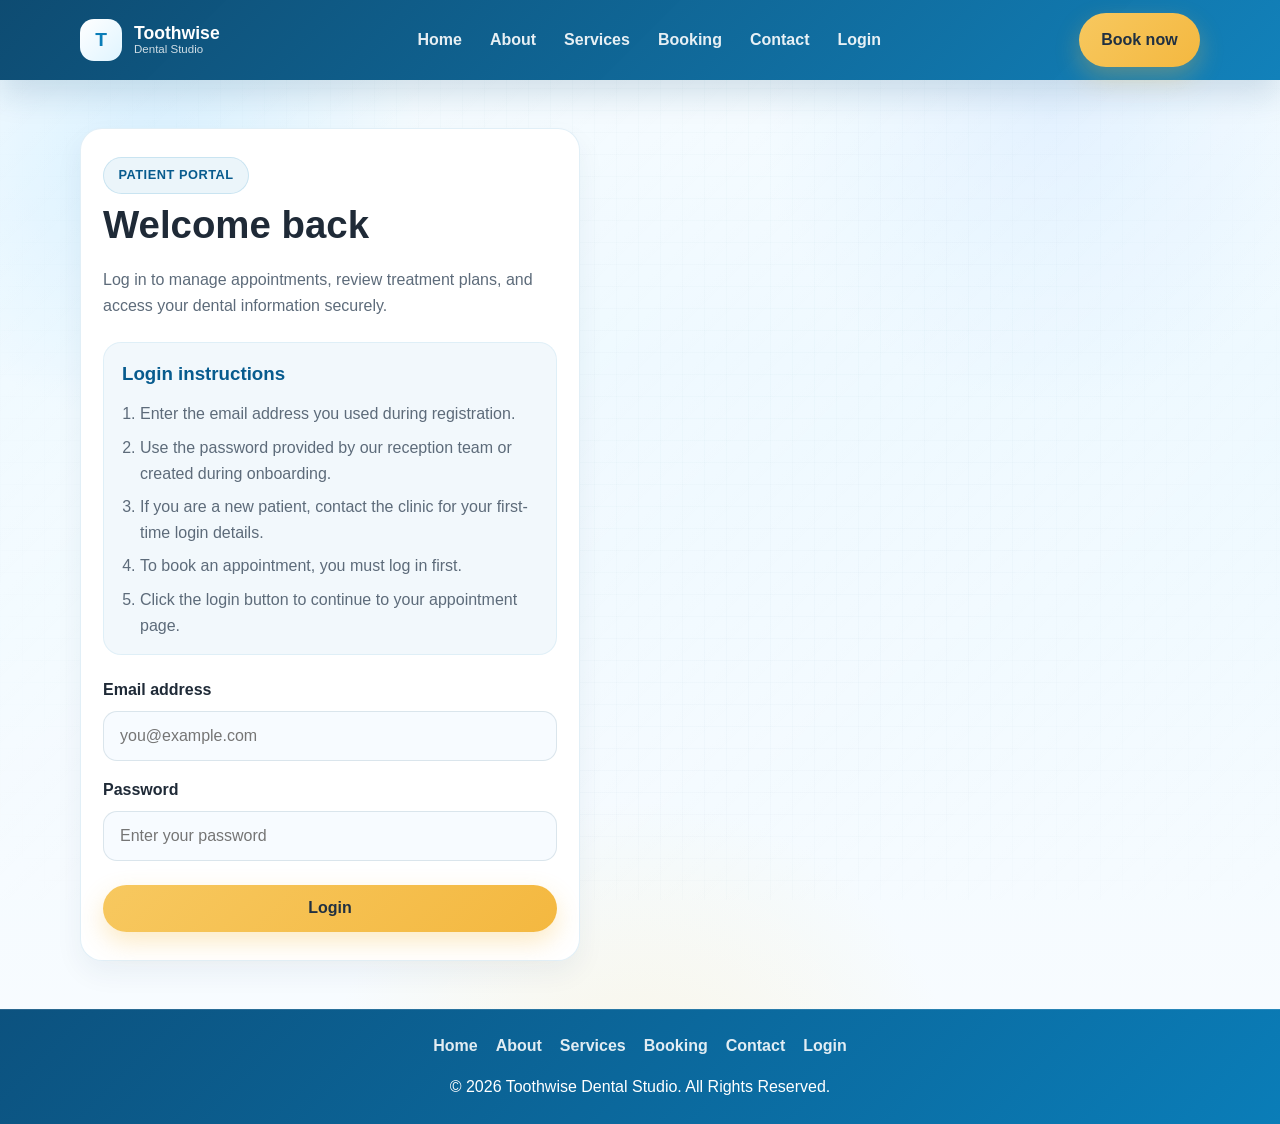
<file: login.html>
<!DOCTYPE html>
<html lang="en">
<head>
    <meta charset="UTF-8">
    <meta name="viewport" content="width=device-width, initial-scale=1.0">
    <title>Login | Toothwise Dental Studio</title>
    <link rel="stylesheet" href="style.css">
</head>
<body>
    <header class="topbar">
        <div class="container nav">
            <div class="brand" aria-label="Toothwise Dental Studio home">
                <div class="brand-mark">T</div>
                <div class="brand-text">
                    <strong>Toothwise</strong>
                    <small>Dental Studio</small>
                </div>
            </div>

            <nav aria-label="Main navigation">
                <ul class="nav-menu">
                    <li><a href="HOME%20.html">Home</a></li>
                    <li><a href="about.html">About</a></li>
                    <li><a href="services.html">Services</a></li>
                    <li><a href="booking.html">Booking</a></li>
                    <li><a href="contact.html">Contact</a></li>
                    <li><a href="login.html">Login</a></li>
                </ul>
            </nav>

            <div class="header-actions">
                <a class="primary-btn" href="booking.html">Book now</a>
            </div>
        </div>
    </header>

    <main class="login-page">
        <div class="container">
            <div class="login-panel">
                <span class="eyebrow">Patient portal</span>
                <h2>Welcome back</h2>
                <p class="login-intro">Log in to manage appointments, review treatment plans, and access your dental information securely.</p>

                <div class="instructions">
                    <h3>Login instructions</h3>
                    <ol>
                        <li>Enter the email address you used during registration.</li>
                        <li>Use the password provided by our reception team or created during onboarding.</li>
                        <li>If you are a new patient, contact the clinic for your first-time login details.</li>
                        <li>To book an appointment, you must log in first.</li>
                        <li>Click the login button to continue to your appointment page.</li>
                    </ol>
                </div>

                <form id="loginForm">
                    <div class="form-field">
                        <label for="username">Email address</label>
                        <input id="username" type="email" placeholder="you@example.com" required>
                    </div>

                    <div class="form-field">
                        <label for="password">Password</label>
                        <input id="password" type="password" placeholder="Enter your password" required>
                    </div>

                    <button class="submit-btn" type="submit">Login</button>
                </form>
            </div>
        </div>
    </main>

    <footer class="footer">
        <div class="container">
            <div class="footer-links">
                <a href="HOME%20.html">Home</a>
                <a href="about.html">About</a>
                <a href="services.html">Services</a>
                <a href="booking.html">Booking</a>
                <a href="contact.html">Contact</a>
                <a href="login.html">Login</a>
            </div>
            <p>© 2026 Toothwise Dental Studio. All Rights Reserved.</p>
        </div>
    </footer>

    <script>
        const loginForm = document.getElementById('loginForm');

        if (localStorage.getItem('toothwise_logged_in') === 'true') {
            window.location.href = 'booking.html';
        }

        loginForm.addEventListener('submit', function (event) {
            event.preventDefault();

            const email = document.getElementById('username').value.trim();
            const password = document.getElementById('password').value.trim();

            if (!email || !password) {
                alert('Please enter both your email and password.');
                return;
            }

            localStorage.setItem('toothwise_logged_in', 'true');
            localStorage.setItem('toothwise_user_email', email);

            alert('Login successful. You can now book an appointment.');
            window.location.href = 'booking.html';
        });
    </script>
</body>
</html>
</file>
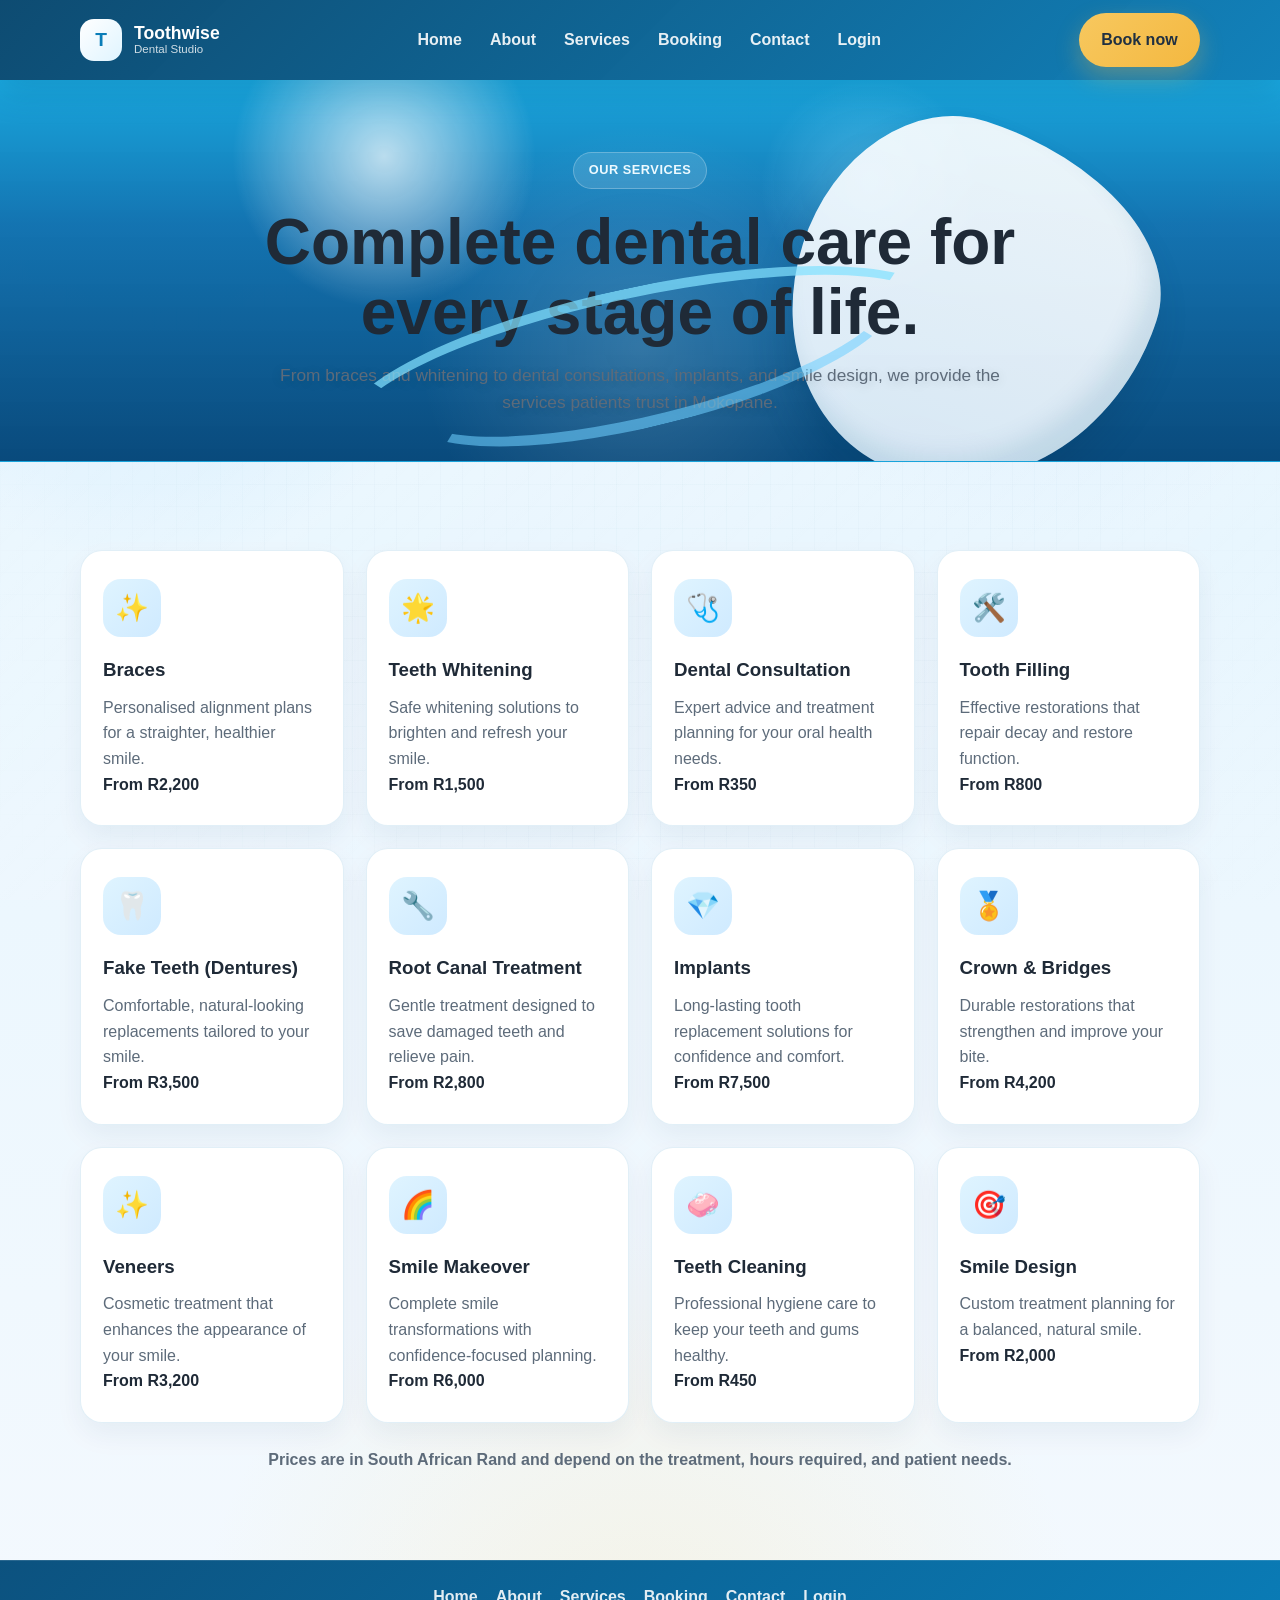
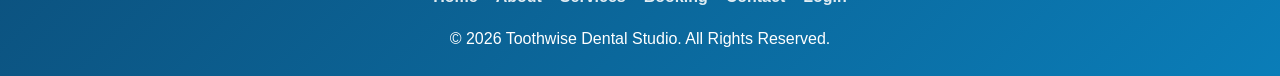
<file: services.html>
<!DOCTYPE html>
<html lang="en">
<head>
    <meta charset="UTF-8">
    <meta name="viewport" content="width=device-width, initial-scale=1.0">
    <title>Services | Toothwise Dental Studio</title>
    <link rel="stylesheet" href="style.css">
</head>
<body>
    <header class="topbar">
        <div class="container nav">
            <div class="brand" aria-label="Toothwise Dental Studio home">
                <div class="brand-mark">T</div>
                <div class="brand-text">
                    <strong>Toothwise</strong>
                    <small>Dental Studio</small>
                </div>
            </div>

            <nav aria-label="Main navigation">
                <ul class="nav-menu">
                    <li><a href="HOME%20.html">Home</a></li>
                    <li><a href="about.html">About</a></li>
                    <li><a href="services.html">Services</a></li>
                    <li><a href="booking.html">Booking</a></li>
                    <li><a href="contact.html">Contact</a></li>
                    <li><a href="login.html">Login</a></li>
                </ul>
            </nav>

            <div class="header-actions">
                <a class="primary-btn" href="booking.html">Book now</a>
            </div>
        </div>
    </header>

    <main>
        <section class="page-hero">
            <div class="container page-hero-inner">
                <span class="eyebrow">Our services</span>
                <h1>Complete dental care for every stage of life.</h1>
                <p>From braces and whitening to dental consultations, implants, and smile design, we provide the services patients trust in Mokopane.</p>
            </div>
        </section>

        <section class="section">
            <div class="container">
                <div class="services-grid">
                    <div class="service-card">
                        <div class="service-icon">✨</div>
                        <h3>Braces</h3>
                        <p>Personalised alignment plans for a straighter, healthier smile.</p>
                        <strong>From R2,200</strong>
                    </div>

                    <div class="service-card">
                        <div class="service-icon">🌟</div>
                        <h3>Teeth Whitening</h3>
                        <p>Safe whitening solutions to brighten and refresh your smile.</p>
                        <strong>From R1,500</strong>
                    </div>

                    <div class="service-card">
                        <div class="service-icon">🩺</div>
                        <h3>Dental Consultation</h3>
                        <p>Expert advice and treatment planning for your oral health needs.</p>
                        <strong>From R350</strong>
                    </div>

                    <div class="service-card">
                        <div class="service-icon">🛠️</div>
                        <h3>Tooth Filling</h3>
                        <p>Effective restorations that repair decay and restore function.</p>
                        <strong>From R800</strong>
                    </div>

                    <div class="service-card">
                        <div class="service-icon">🦷</div>
                        <h3>Fake Teeth (Dentures)</h3>
                        <p>Comfortable, natural-looking replacements tailored to your smile.</p>
                        <strong>From R3,500</strong>
                    </div>

                    <div class="service-card">
                        <div class="service-icon">🔧</div>
                        <h3>Root Canal Treatment</h3>
                        <p>Gentle treatment designed to save damaged teeth and relieve pain.</p>
                        <strong>From R2,800</strong>
                    </div>

                    <div class="service-card">
                        <div class="service-icon">💎</div>
                        <h3>Implants</h3>
                        <p>Long-lasting tooth replacement solutions for confidence and comfort.</p>
                        <strong>From R7,500</strong>
                    </div>

                    <div class="service-card">
                        <div class="service-icon">🏅</div>
                        <h3>Crown &amp; Bridges</h3>
                        <p>Durable restorations that strengthen and improve your bite.</p>
                        <strong>From R4,200</strong>
                    </div>

                    <div class="service-card">
                        <div class="service-icon">✨</div>
                        <h3>Veneers</h3>
                        <p>Cosmetic treatment that enhances the appearance of your smile.</p>
                        <strong>From R3,200</strong>
                    </div>

                    <div class="service-card">
                        <div class="service-icon">🌈</div>
                        <h3>Smile Makeover</h3>
                        <p>Complete smile transformations with confidence-focused planning.</p>
                        <strong>From R6,000</strong>
                    </div>

                    <div class="service-card">
                        <div class="service-icon">🧼</div>
                        <h3>Teeth Cleaning</h3>
                        <p>Professional hygiene care to keep your teeth and gums healthy.</p>
                        <strong>From R450</strong>
                    </div>

                    <div class="service-card">
                        <div class="service-icon">🎯</div>
                        <h3>Smile Design</h3>
                        <p>Custom treatment planning for a balanced, natural smile.</p>
                        <strong>From R2,000</strong>
                    </div>
                </div>

                <p class="service-note" style="margin-top: 24px; color: #5d6b7a; text-align: center; font-weight: 600;">Prices are in South African Rand and depend on the treatment, hours required, and patient needs.</p>
            </div>
        </section>
    </main>

    <footer class="footer">
        <div class="container">
            <div class="footer-links">
                <a href="HOME%20.html">Home</a>
                <a href="about.html">About</a>
                <a href="services.html">Services</a>
                <a href="booking.html">Booking</a>
                <a href="contact.html">Contact</a>
                <a href="login.html">Login</a>
            </div>
            <p>© 2026 Toothwise Dental Studio. All Rights Reserved.</p>
        </div>
    </footer>
</body>
</html>
</file>
<file: style.css>
:root {
    --primary: #0a7db8;
    --primary-dark: #075b8e;
    --primary-soft: #dff4ff;
    --accent: #f7c85f;
    --text: #1f2a37;
    --muted: #5d6b7a;
    --bg: #f5fbff;
    --white: #ffffff;
    --shadow: 0 18px 40px rgba(10, 125, 184, 0.12);
    --border: rgba(10, 125, 184, 0.12);
}

* {
    margin: 0;
    padding: 0;
    box-sizing: border-box;
    font-family: Arial, sans-serif;
}

html {
    scroll-behavior: smooth;
}

body {
    position: relative;
    background:
        radial-gradient(circle at 12% 14%, rgba(122, 204, 255, 0.30), transparent 18%),
        radial-gradient(circle at 82% 10%, rgba(220, 238, 255, 0.8), transparent 20%),
        radial-gradient(circle at 50% 100%, rgba(255, 225, 150, 0.24), transparent 25%),
        linear-gradient(180deg, #f5fcff 0%, #edf9ff 32%, #f9fcff 100%);
    color: var(--text);
    line-height: 1.6;
    overflow-x: hidden;
}

body::before {
    content: "";
    position: fixed;
    inset: 0;
    background:
        linear-gradient(rgba(11, 87, 132, 0.02) 1px, transparent 1px),
        linear-gradient(90deg, rgba(11, 87, 132, 0.02) 1px, transparent 1px);
    background-size: 22px 22px;
    mask-image: radial-gradient(circle at center, black 45%, transparent 100%);
    pointer-events: none;
    z-index: 0;
}

body::after {
    content: "";
    position: fixed;
    inset: 0;
    background: linear-gradient(135deg, rgba(255,255,255,0.26), rgba(255,255,255,0));
    pointer-events: none;
    z-index: 0;
}

main, footer {
    position: relative;
    z-index: 1;
}

.page-hero,
.hero {
    background:
        linear-gradient(180deg, rgba(12, 161, 219, 0.94) 0%, rgba(11, 110, 174, 0.96) 38%, rgba(9, 74, 124, 1) 100%);
}

.page-hero::before,
.hero::before {
    content: "";
    position: absolute;
    inset: 0;
    background:
        radial-gradient(circle at 20% 18%, rgba(255,255,255,0.8), transparent 14%),
        radial-gradient(circle at 65% 28%, rgba(124, 221, 255, 0.32), transparent 15%),
        radial-gradient(circle at 50% 75%, rgba(255,255,255,0.14), transparent 32%);
    pointer-events: none;
}

.page-hero::after,
.hero::after {
    content: "";
    position: absolute;
    right: 8%;
    top: 10%;
    width: 420px;
    height: 420px;
    border-radius: 48% 52% 56% 44% / 30% 28% 72% 70%;
    background:
        linear-gradient(180deg, rgba(255,255,255,0.98) 0%, rgba(240,250,255,0.98) 100%);
    box-shadow:
        inset -26px -20px 30px rgba(12, 88, 135, 0.13),
        0 24px 48px rgba(7, 47, 76, 0.22),
        0 0 0 18px rgba(255,255,255,0.05);
    transform: rotate(18deg);
    opacity: 0.98;
    pointer-events: none;
}

.page-hero .page-hero-inner::before,
.hero .hero-grid::before {
    content: "";
    position: absolute;
    left: 10%;
    bottom: -30px;
    width: 78%;
    height: 140px;
    border-radius: 50%;
    border: 10px solid rgba(130, 225, 255, 0.55);
    border-color: rgba(130, 225, 255, 0.8) transparent transparent transparent;
    transform: rotate(-12deg);
    opacity: 0.9;
}

.page-hero .page-hero-inner::after,
.hero .hero-grid::after {
    content: "";
    position: absolute;
    left: 18%;
    bottom: -8px;
    width: 64%;
    height: 120px;
    border-radius: 50%;
    border: 11px solid rgba(111, 208, 255, 0.8);
    border-color: transparent transparent rgba(111, 208, 255, 0.8) transparent;
    transform: rotate(-14deg);
    opacity: 0.7;
}

.page-hero-inner,
.hero-grid {
    position: relative;
    z-index: 1;
}

.page-hero .eyebrow,
.hero .eyebrow {
    background: rgba(255,255,255,0.12);
    color: #edfaff;
    border-color: rgba(255,255,255,0.24);
}

.page-hero h1,
.hero-copy h1,
.page-hero p,
.hero-copy > p {
    color: #f2fbff;
}

.page-hero p,
.hero-copy > p {
    text-shadow: 0 2px 12px rgba(2, 27, 47, 0.16);
}

a {
    text-decoration: none;
}

img {
    max-width: 100%;
    display: block;
}

.container {
    width: min(1120px, calc(100% - 32px));
    margin: 0 auto;
}

.topbar {
    background: linear-gradient(135deg, rgba(9, 72, 111, 0.98) 0%, rgba(10, 125, 184, 0.97) 100%);
    position: sticky;
    top: 0;
    z-index: 20;
    box-shadow: 0 14px 32px rgba(4, 70, 110, 0.15);
    backdrop-filter: blur(10px);
}

.nav {
    display: flex;
    align-items: center;
    justify-content: space-between;
    min-height: 80px;
    gap: 20px;
}

.brand {
    display: flex;
    align-items: center;
    gap: 12px;
    color: var(--white);
}

.brand-mark {
    width: 42px;
    height: 42px;
    border-radius: 14px;
    background: linear-gradient(135deg, #ffffff 0%, #dff4ff 100%);
    color: var(--primary);
    display: grid;
    place-items: center;
    font-weight: 700;
    font-size: 1.2rem;
}

.brand-text {
    display: flex;
    flex-direction: column;
    line-height: 1.1;
}

.brand-text strong {
    font-size: 1.1rem;
}

.brand-text small {
    font-size: 0.72rem;
    opacity: 0.8;
}

.nav-menu {
    display: flex;
    align-items: center;
    gap: 28px;
    list-style: none;
}

.nav-menu a {
    color: rgba(255, 255, 255, 0.9);
    font-weight: 600;
    transition: color 0.2s ease;
}

.nav-menu a:hover {
    color: var(--white);
}

.header-actions {
    display: flex;
    align-items: center;
    gap: 10px;
}

.btn,
.primary-btn,
.secondary-btn,
.submit-btn {
    display: inline-flex;
    align-items: center;
    justify-content: center;
    border-radius: 999px;
    padding: 0.9rem 1.4rem;
    font-weight: 700;
    transition: transform 0.2s ease, box-shadow 0.2s ease;
    border: none;
    cursor: pointer;
}

.primary-btn,
.submit-btn {
    background: linear-gradient(135deg, var(--accent) 0%, #f4b840 100%);
    color: #203041;
    box-shadow: 0 10px 25px rgba(244, 184, 64, 0.3);
}

.secondary-btn {
    background: rgba(255, 255, 255, 0.12);
    color: var(--white);
    border: 1px solid rgba(255, 255, 255, 0.35);
}

.btn:hover,
.primary-btn:hover,
.secondary-btn:hover,
.submit-btn:hover {
    transform: translateY(-2px);
}

.page-hero {
    position: relative;
    padding: 72px 0 44px;
    background:
        linear-gradient(180deg, rgba(12, 161, 219, 0.94) 0%, rgba(11, 110, 174, 0.96) 38%, rgba(9, 74, 124, 1) 100%);
    border-bottom: 1px solid rgba(10, 125, 184, 0.08);
    overflow: hidden;
}

.page-hero::before,
.page-hero::after {
    content: "";
    position: absolute;
    pointer-events: none;
}

.page-hero::before {
    inset: 0;
    background:
        radial-gradient(circle at 30% 20%, rgba(255,255,255,0.7), transparent 16%),
        radial-gradient(circle at 68% 28%, rgba(142, 225, 255, 0.38), transparent 12%),
        radial-gradient(circle at 50% 70%, rgba(255,255,255,0.15), transparent 32%);
}

.page-hero::after {
    right: 10%;
    top: 12%;
    width: 360px;
    height: 360px;
    border-radius: 38% 62% 55% 45% / 48% 38% 62% 52%;
    background: linear-gradient(180deg, rgba(255,255,255,0.95), rgba(233,245,255,0.96));
    box-shadow:
        inset -18px -18px 25px rgba(12, 88, 135, 0.12),
        0 24px 42px rgba(7, 47, 76, 0.18);
    transform: rotate(18deg);
    opacity: 0.96;
}

.page-hero-inner {
    text-align: center;
    max-width: 760px;
    margin: 0 auto;
}

.eyebrow {
    display: inline-flex;
    align-items: center;
    gap: 8px;
    background: rgba(10, 125, 184, 0.08);
    color: var(--primary-dark);
    border: 1px solid rgba(10, 125, 184, 0.15);
    border-radius: 999px;
    padding: 0.45rem 0.9rem;
    font-size: 0.8rem;
    font-weight: 700;
    letter-spacing: 0.04em;
    text-transform: uppercase;
}

.page-hero h1 {
    font-size: clamp(2.2rem, 5vw, 4rem);
    line-height: 1.1;
    margin: 18px 0 14px;
    color: var(--text);
}

.page-hero p {
    color: var(--muted);
    font-size: 1.08rem;
}

.section {
    padding: 88px 0;
    position: relative;
}

.section:nth-of-type(even) {
    background: rgba(14, 124, 179, 0.02);
}

.section-heading {
    text-align: center;
    margin-bottom: 34px;
}

.section-heading h2 {
    font-size: clamp(2rem, 4vw, 3rem);
    margin-top: 16px;
    color: var(--text);
}

.info-grid,
.services-grid,
.contact-grid,
.stat-grid {
    display: grid;
    gap: 22px;
}

.info-grid {
    grid-template-columns: repeat(3, minmax(0, 1fr));
}

.contact-grid {
    grid-template-columns: repeat(3, minmax(0, 1fr));
}

.services-grid {
    grid-template-columns: repeat(auto-fit, minmax(220px, 1fr));
}

.stat-grid {
    grid-template-columns: repeat(4, minmax(0, 1fr));
}

.card,
.service-card,
.contact-card,
.info-card,
.login-panel,
.booking-form,
.booking-info {
    background: var(--white);
    border: 1px solid var(--border);
    border-radius: 22px;
    padding: 28px 22px;
    box-shadow: 0 12px 28px rgba(8, 58, 86, 0.06);
}

.info-card h3,
.service-card h3,
.contact-card h3,
.booking-info h3 {
    margin-bottom: 10px;
    color: var(--text);
}

.info-card p,
.service-card p,
.contact-card p,
.booking-info p,
.text-muted {
    color: var(--muted);
}

.service-card {
    transition: transform 0.2s ease, box-shadow 0.2s ease;
}

.service-card:hover,
.info-card:hover,
.contact-card:hover {
    transform: translateY(-6px);
    box-shadow: 0 18px 38px rgba(8, 58, 86, 0.1);
}

.service-icon,
.feature-icon,
.contact-point-icon {
    width: 58px;
    height: 58px;
    border-radius: 18px;
    background: linear-gradient(135deg, var(--primary-soft) 0%, #cfeaff 100%);
    display: grid;
    place-items: center;
    font-size: 1.7rem;
    margin-bottom: 18px;
}

.feature-list {
    display: grid;
    gap: 18px;
}

.feature-item {
    display: flex;
    align-items: flex-start;
    gap: 16px;
    background: rgba(255, 255, 255, 0.8);
    padding: 18px 20px;
    border-radius: 18px;
    border: 1px solid rgba(10, 125, 184, 0.08);
    box-shadow: 0 12px 26px rgba(18, 71, 105, 0.05);
}

.feature-item h3 {
    margin-bottom: 4px;
    color: var(--text);
    font-size: 1.08rem;
}

.feature-item p {
    color: var(--muted);
}

.booking-layout {
    display: grid;
    grid-template-columns: 0.9fr 1.1fr;
    gap: 28px;
    align-items: center;
}

.booking-info {
    background: linear-gradient(180deg, rgba(10,125,184,0.08), rgba(10,125,184,0.03));
}

.booking-info h2 {
    font-size: clamp(2rem, 3vw, 2.5rem);
    margin: 10px 0 16px;
    color: var(--text);
}

.contact-points {
    display: grid;
    gap: 14px;
    margin-top: 20px;
}

.contact-point {
    display: flex;
    align-items: center;
    gap: 12px;
    color: var(--text);
    font-weight: 600;
}

.contact-point span {
    width: 36px;
    height: 36px;
    border-radius: 12px;
    display: grid;
    place-items: center;
    background: var(--white);
    box-shadow: 0 8px 18px rgba(15, 91, 146, 0.08);
}

.form-row {
    display: grid;
    grid-template-columns: 1fr 1fr;
    gap: 16px;
}

label {
    display: block;
    margin-bottom: 8px;
    font-weight: 700;
    color: var(--text);
}

input,
textarea {
    width: 100%;
    border: 1px solid rgba(14, 70, 102, 0.12);
    background: #f7fbff;
    border-radius: 14px;
    padding: 0.95rem 1rem;
    font-size: 1rem;
    color: var(--text);
    transition: border-color 0.2s ease, box-shadow 0.2s ease;
}

input:focus,
textarea:focus {
    outline: none;
    border-color: rgba(10, 125, 184, 0.55);
    box-shadow: 0 0 0 4px rgba(10, 125, 184, 0.08);
}

textarea {
    resize: vertical;
    min-height: 120px;
    margin-top: 8px;
}

.form-field {
    margin-bottom: 16px;
}

.submit-btn {
    border: none;
    width: 100%;
    cursor: pointer;
    font-size: 1rem;
    margin-top: 8px;
}

.confirmation-message {
    background: rgba(25, 168, 108, 0.08);
    border: 1px solid rgba(25, 168, 108, 0.25);
    border-radius: 16px;
    padding: 16px 18px;
    margin-bottom: 18px;
    color: #0f5b3b;
}

.confirmation-message strong {
    display: block;
    margin-bottom: 6px;
    font-size: 1rem;
}

.confirmation-message p {
    margin: 0;
    color: #1f5f45;
}

.login-page {
    min-height: calc(100vh - 160px);
    display: grid;
    place-items: center;
    padding: 48px 0;
}

.login-panel {
    width: min(500px, 100%);
}

.login-panel h2 {
    margin-bottom: 12px;
    color: var(--text);
    font-size: clamp(1.8rem, 3vw, 2.5rem);
}

.login-intro {
    margin-bottom: 24px;
    color: var(--muted);
}

.instructions {
    background: rgba(10, 125, 184, 0.05);
    border: 1px solid rgba(10, 125, 184, 0.08);
    border-radius: 18px;
    padding: 16px 18px;
    margin-bottom: 22px;
}

.instructions h3 {
    margin-bottom: 12px;
    color: var(--primary-dark);
}

.instructions ol {
    margin-left: 18px;
    color: var(--muted);
}

.instructions li + li {
    margin-top: 8px;
}

.footer {
    background: linear-gradient(135deg, #0c527f 0%, #0a7db8 100%);
    color: var(--white);
    padding: 24px 0;
    text-align: center;
    box-shadow: inset 0 1px 0 rgba(255, 255, 255, 0.12);
}

.footer-links {
    display: flex;
    justify-content: center;
    flex-wrap: wrap;
    gap: 12px 18px;
    margin-bottom: 16px;
}

.footer-links a {
    color: rgba(255, 255, 255, 0.88);
    font-weight: 700;
    text-decoration: none;
}

.footer-links a:hover {
    color: var(--white);
    text-decoration: underline;
}

@media (max-width: 860px) {
    .nav {
        flex-wrap: wrap;
        justify-content: center;
        padding: 20px 0;
    }

    .nav-menu {
        flex-wrap: wrap;
        justify-content: center;
        gap: 16px;
    }

    .header-actions {
        width: 100%;
        justify-content: center;
    }

    .info-grid,
    .contact-grid,
    .stat-grid,
    .booking-layout {
        grid-template-columns: 1fr;
    }
}

@media (max-width: 560px) {
    .hero-actions,
    .header-actions {
        flex-direction: column;
        align-items: stretch;
    }

    .primary-btn,
    .secondary-btn,
    .submit-btn,
    .btn {
        width: 100%;
    }

    .form-row {
        grid-template-columns: 1fr;
    }
}
</file>
